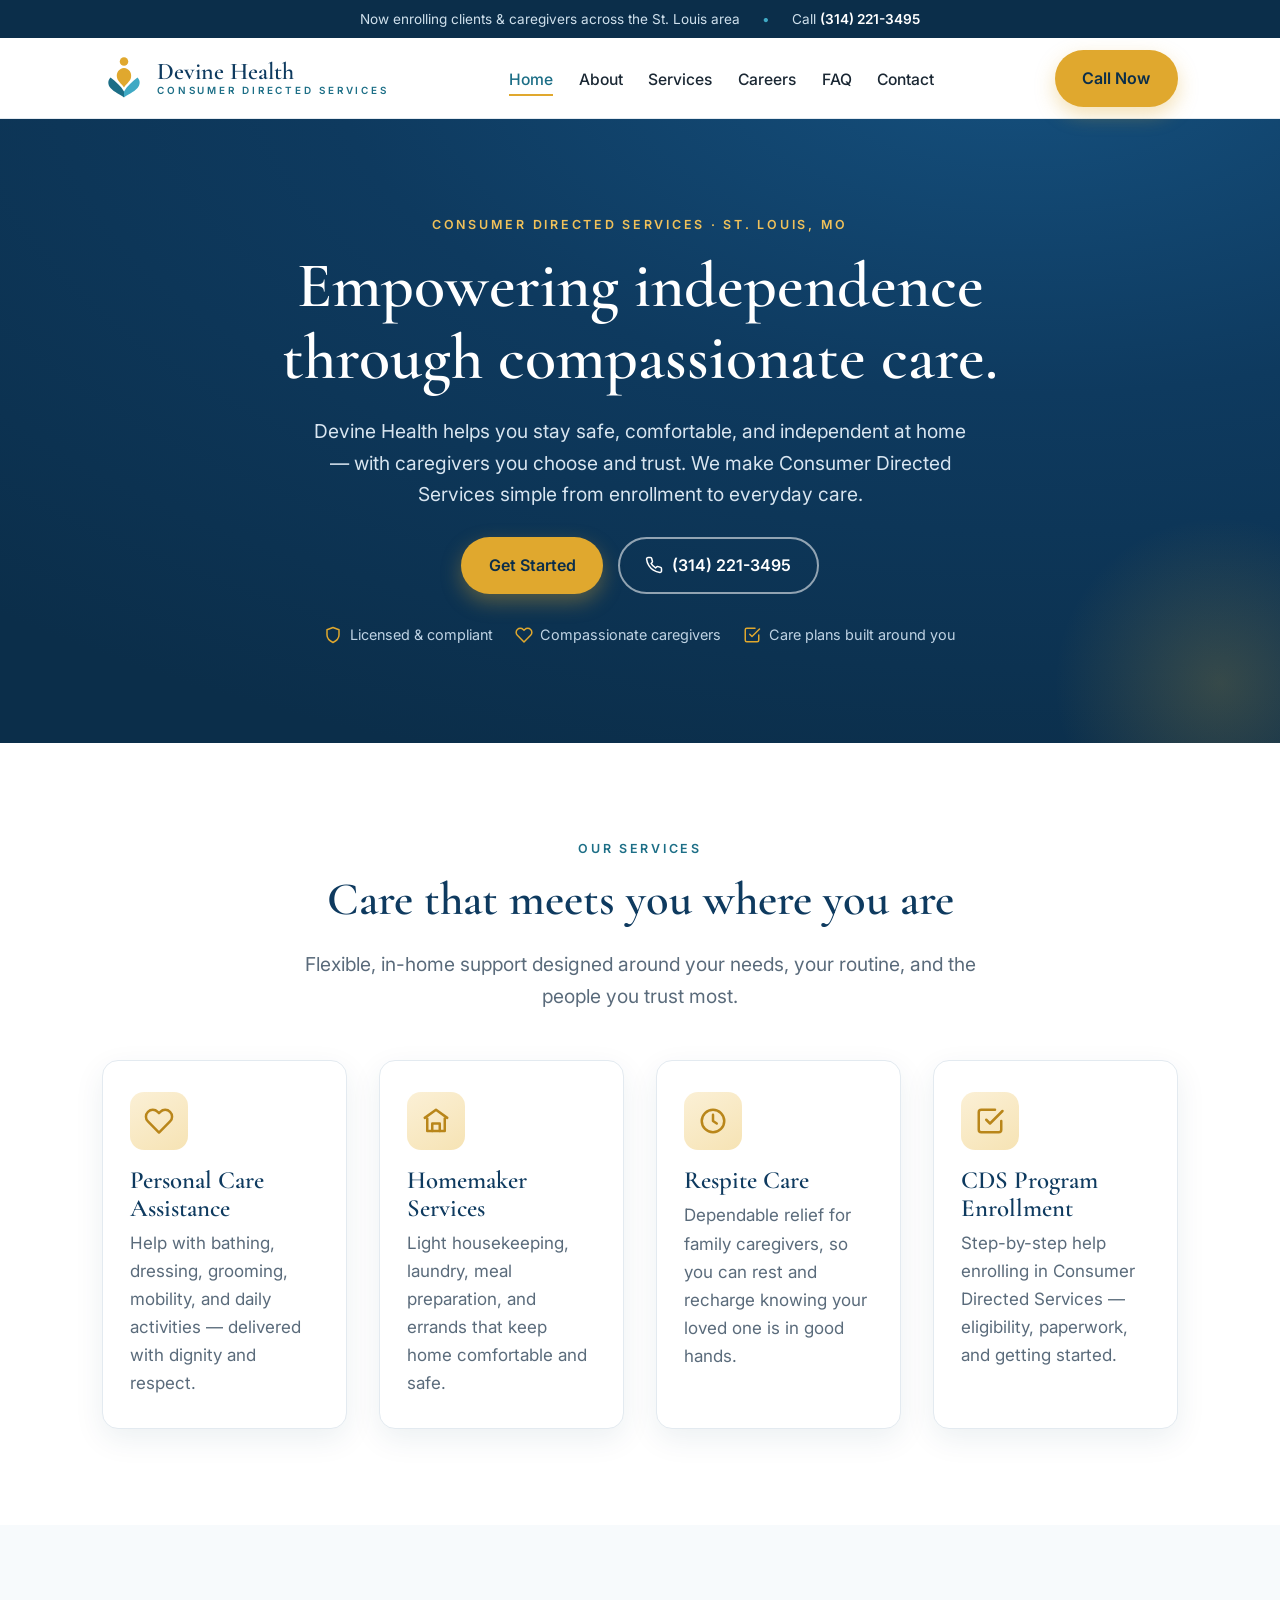
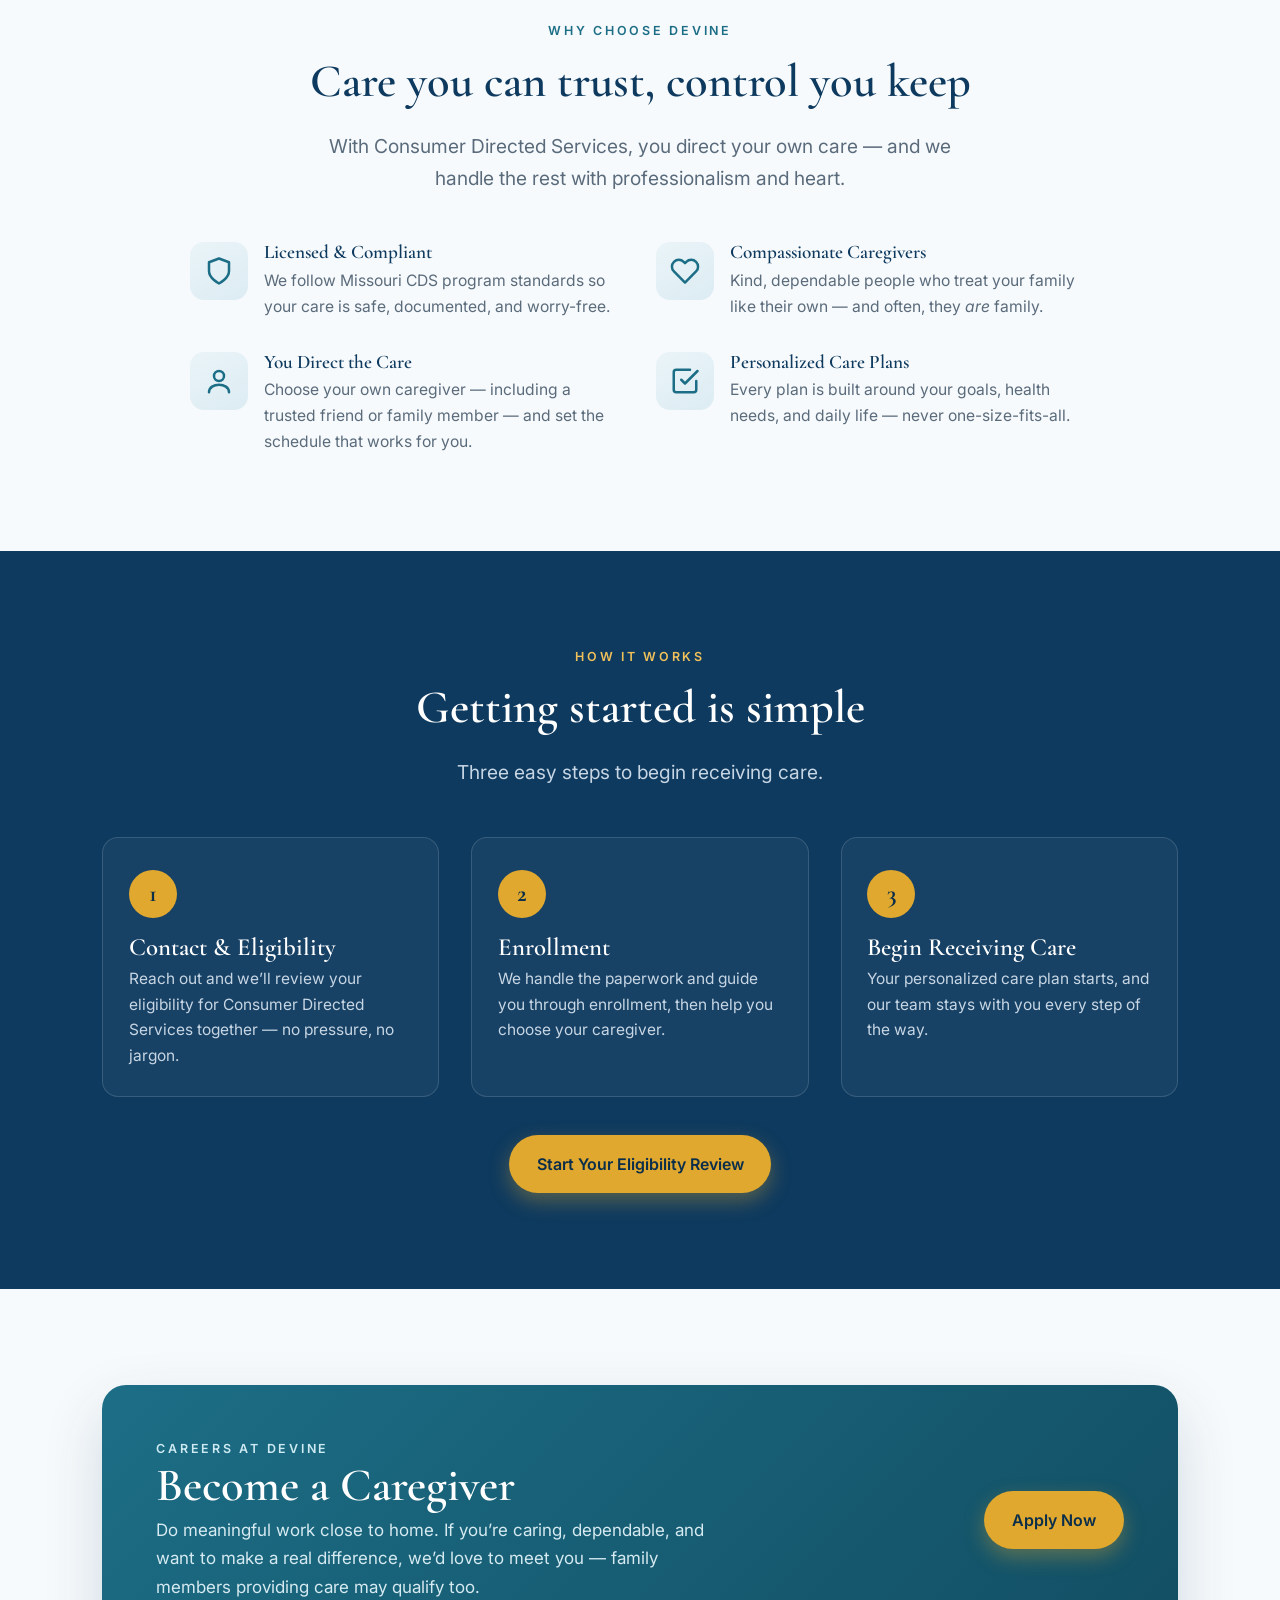
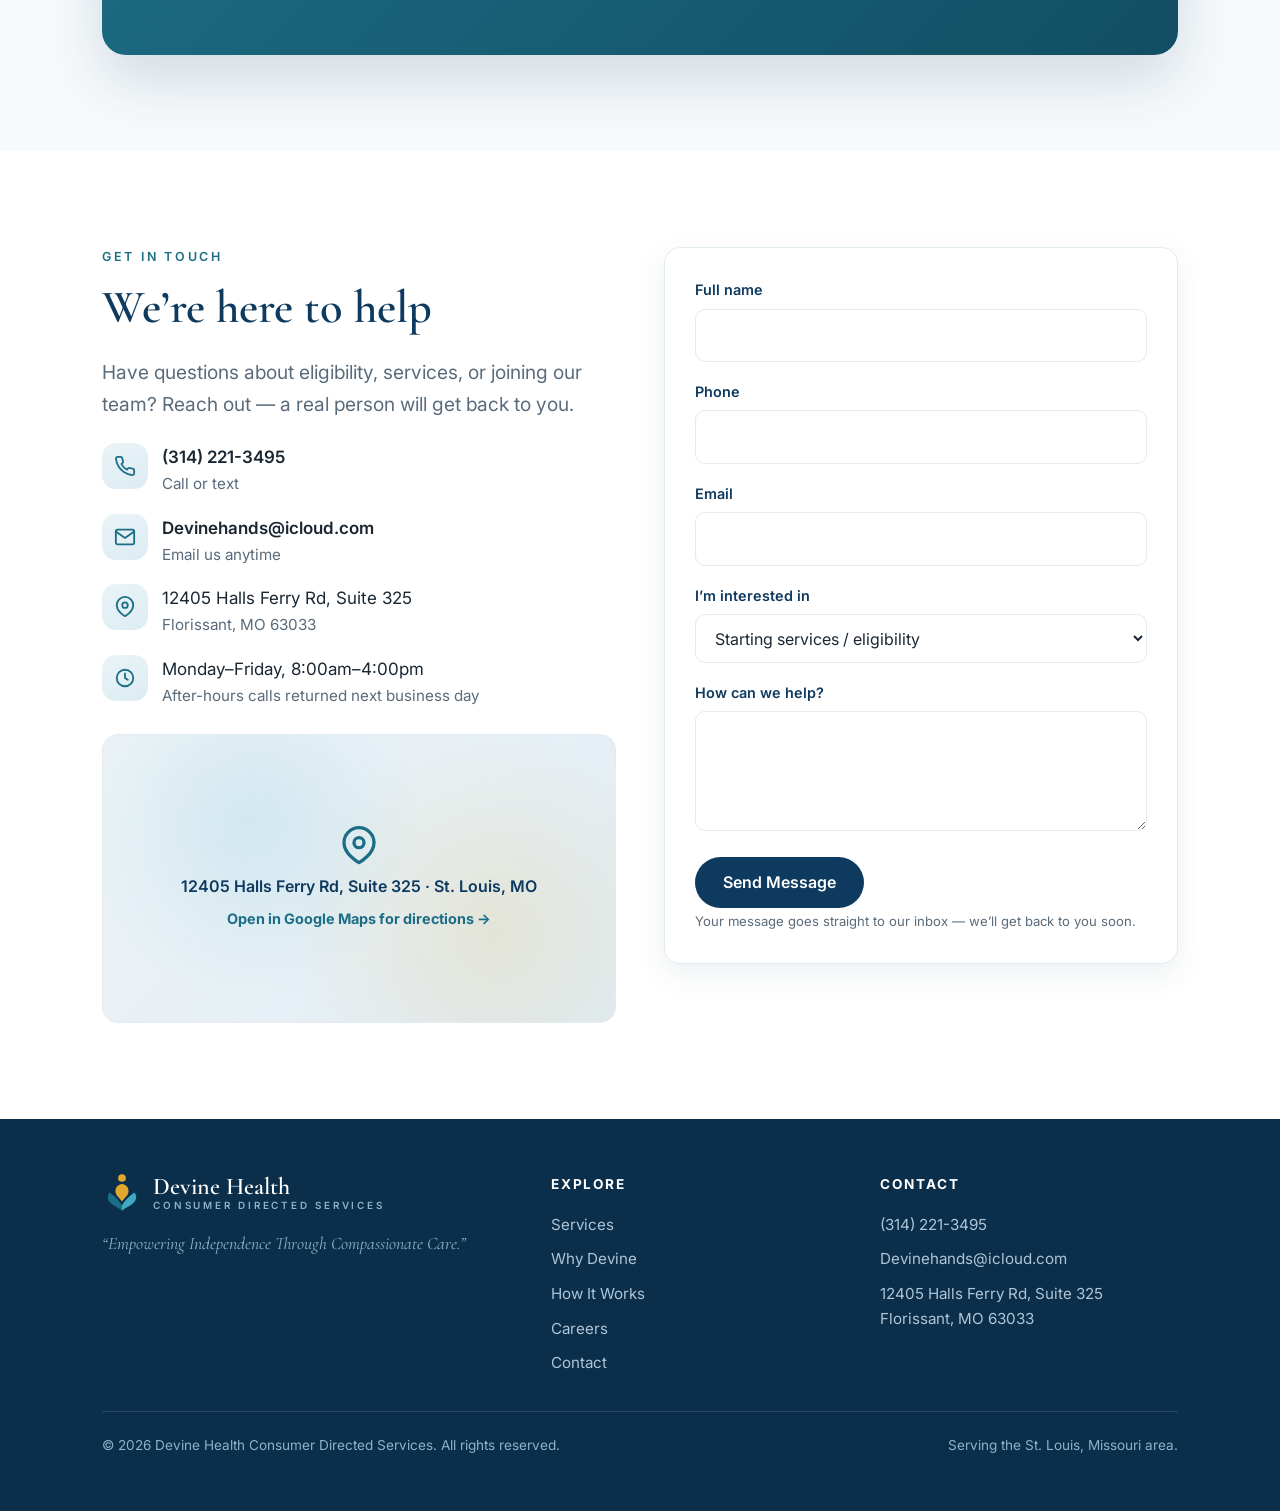
<file: site/index.html>
<!doctype html>
<html lang="en">
<head>
  <meta charset="utf-8">
  <meta name="viewport" content="width=device-width, initial-scale=1">
  <title>Devine Health | Consumer Directed Services in St. Louis</title>
  <meta name="description" content="Devine Health Consumer Directed Services provides personal care assistance, homemaker services, and respite care in the St. Louis area. Empowering independence through compassionate care.">
  <meta name="theme-color" content="#0E3A5F">

  <!-- Open Graph / social -->
  <meta property="og:title" content="Devine Health — Consumer Directed Services">
  <meta property="og:description" content="Empowering Independence Through Compassionate Care.">
  <meta property="og:type" content="website">
  <meta property="og:image" content="assets/og-image.png">

  <link rel="icon" href="assets/favicon.svg" type="image/svg+xml">
  <link rel="apple-touch-icon" href="assets/apple-touch-icon.png">

  <link rel="preconnect" href="https://fonts.googleapis.com">
  <link rel="preconnect" href="https://fonts.gstatic.com" crossorigin>
  <link href="https://fonts.googleapis.com/css2?family=Cormorant+Garamond:wght@500;600;700&family=Inter:wght@400;500;600;700&display=swap" rel="stylesheet">
  <link rel="stylesheet" href="styles.css">
</head>
<body>
<a class="skip" href="#main">Skip to content</a>

<!-- Reusable mark defined once -->
<svg width="0" height="0" style="position:absolute" aria-hidden="true">
  <defs>
    <g id="devine-mark">
      <path fill="#1C6E86" d="M120 196 C 104 182 82 176 66 158 C 55 145 54 128 66 116 C 86 132 108 150 120 172 Z"/>
      <path fill="#3FA9C4" d="M120 196 C 136 182 158 176 174 158 C 185 145 186 128 174 116 C 154 132 132 150 120 172 Z"/>
      <circle cx="120" cy="52" r="17" fill="#E0A82E"/>
      <path fill="#E0A82E" d="M120 78 C 100 80 88 96 92 116 C 95 132 110 140 120 156 C 130 140 145 132 148 116 C 152 96 140 80 120 78 Z"/>
    </g>
  </defs>
</svg>

<!-- Announcement bar -->
<div class="topbar">
  <div class="container">
    <span>Now enrolling clients &amp; caregivers across the St.&nbsp;Louis area</span>
    <span class="dot">•</span>
    <span>Call <a href="tel:+13142213495">(314)&nbsp;221-3495</a></span>
  </div>
</div>

<!-- Header -->
<header class="header">
  <div class="container nav">
    <a class="brand" href="#top" aria-label="Devine Health home">
      <svg viewBox="48 30 144 176" aria-hidden="true"><use href="#devine-mark"/></svg>
      <span class="brand-text">
        <span class="brand-name">Devine Health</span>
        <span class="brand-sub">Consumer Directed Services</span>
      </span>
    </a>
    <nav aria-label="Primary">
      <ul class="nav-links" id="navLinks">
        <li><a href="index.html" aria-current="page">Home</a></li>
        <li><a href="about.html">About</a></li>
        <li><a href="services.html">Services</a></li>
        <li><a href="careers.html">Careers</a></li>
        <li><a href="faq.html">FAQ</a></li>
        <li><a href="contact.html">Contact</a></li>
      </ul>
    </nav>
    <div class="nav-cta">
      <a class="btn btn--gold" href="tel:+13142213495" aria-label="Call Devine Health">Call Now</a>
      <button class="nav-toggle" id="navToggle" aria-label="Open menu" aria-expanded="false" aria-controls="navLinks">
        <svg viewBox="0 0 24 24" fill="none" stroke="currentColor" stroke-width="2" stroke-linecap="round"><path d="M4 7h16M4 12h16M4 17h16"/></svg>
      </button>
    </div>
  </div>
</header>

<main id="main">
<a id="top"></a>

<!-- Hero -->
<section class="hero">
  <div class="container">
    <div class="hero-copy">
      <p class="eyebrow">Consumer Directed Services · St. Louis, MO</p>
      <h1>Empowering independence through compassionate care.</h1>
      <p class="lead">Devine Health helps you stay safe, comfortable, and independent at home &mdash; with caregivers you choose and trust. We make Consumer Directed Services simple from enrollment to everyday care.</p>
      <div class="hero-cta btn-row">
        <a class="btn btn--gold" href="#contact">Get Started</a>
        <a class="btn btn--outline" href="tel:+13142213495">
          <svg viewBox="0 0 24 24" width="18" height="18" fill="none" stroke="currentColor" stroke-width="2" stroke-linecap="round" stroke-linejoin="round" aria-hidden="true"><path d="M22 16.92v3a2 2 0 0 1-2.18 2 19.79 19.79 0 0 1-8.63-3.07 19.5 19.5 0 0 1-6-6 19.79 19.79 0 0 1-3.07-8.67A2 2 0 0 1 4.11 2h3a2 2 0 0 1 2 1.72c.13.96.36 1.9.7 2.81a2 2 0 0 1-.45 2.11L8.09 9.91a16 16 0 0 0 6 6l1.27-1.27a2 2 0 0 1 2.11-.45c.9.34 1.85.57 2.81.7A2 2 0 0 1 22 16.92z"/></svg>
          (314) 221-3495
        </a>
      </div>
      <div class="hero-trust">
        <span><svg viewBox="0 0 24 24" fill="none" stroke="currentColor" stroke-width="2" stroke-linecap="round" stroke-linejoin="round" aria-hidden="true"><path d="M12 22s8-4 8-10V5l-8-3-8 3v7c0 6 8 10 8 10z"/></svg> Licensed &amp; compliant</span>
        <span><svg viewBox="0 0 24 24" fill="none" stroke="currentColor" stroke-width="2" stroke-linecap="round" stroke-linejoin="round" aria-hidden="true"><path d="M20.84 4.61a5.5 5.5 0 0 0-7.78 0L12 5.67l-1.06-1.06a5.5 5.5 0 1 0-7.78 7.78L12 21.23l8.84-8.84a5.5 5.5 0 0 0 0-7.78z"/></svg> Compassionate caregivers</span>
        <span><svg viewBox="0 0 24 24" fill="none" stroke="currentColor" stroke-width="2" stroke-linecap="round" stroke-linejoin="round" aria-hidden="true"><path d="M9 11l3 3L22 4"/><path d="M21 12v7a2 2 0 0 1-2 2H5a2 2 0 0 1-2-2V5a2 2 0 0 1 2-2h11"/></svg> Care plans built around you</span>
      </div>
    </div>
  </div>
</section>

<!-- Services -->
<section class="section" id="services">
  <div class="container">
    <div class="section-head center">
      <p class="eyebrow">Our Services</p>
      <h2>Care that meets you where you are</h2>
      <p class="lead">Flexible, in-home support designed around your needs, your routine, and the people you trust most.</p>
    </div>
    <div class="grid grid-4" style="margin-top:clamp(2rem,4vw,3rem)">
      <article class="card card--service">
        <div class="icon-badge" aria-hidden="true"><svg viewBox="0 0 24 24" fill="none" stroke="currentColor" stroke-width="2" stroke-linecap="round" stroke-linejoin="round"><path d="M20.84 4.61a5.5 5.5 0 0 0-7.78 0L12 5.67l-1.06-1.06a5.5 5.5 0 1 0-7.78 7.78L12 21.23l8.84-8.84a5.5 5.5 0 0 0 0-7.78z"/></svg></div>
        <h3>Personal Care Assistance</h3>
        <p>Help with bathing, dressing, grooming, mobility, and daily activities &mdash; delivered with dignity and respect.</p>
      </article>
      <article class="card card--service">
        <div class="icon-badge" aria-hidden="true"><svg viewBox="0 0 24 24" fill="none" stroke="currentColor" stroke-width="2" stroke-linecap="round" stroke-linejoin="round"><path d="M3 9.5 12 3l9 6.5"/><path d="M5 10v10h14V10"/><path d="M9 20v-6h6v6"/></svg></div>
        <h3>Homemaker Services</h3>
        <p>Light housekeeping, laundry, meal preparation, and errands that keep home comfortable and safe.</p>
      </article>
      <article class="card card--service">
        <div class="icon-badge" aria-hidden="true"><svg viewBox="0 0 24 24" fill="none" stroke="currentColor" stroke-width="2" stroke-linecap="round" stroke-linejoin="round"><circle cx="12" cy="12" r="9"/><path d="M12 7v5l3 2"/></svg></div>
        <h3>Respite Care</h3>
        <p>Dependable relief for family caregivers, so you can rest and recharge knowing your loved one is in good hands.</p>
      </article>
      <article class="card card--service">
        <div class="icon-badge" aria-hidden="true"><svg viewBox="0 0 24 24" fill="none" stroke="currentColor" stroke-width="2" stroke-linecap="round" stroke-linejoin="round"><path d="M9 11l3 3L22 4"/><path d="M21 12v7a2 2 0 0 1-2 2H5a2 2 0 0 1-2-2V5a2 2 0 0 1 2-2h11"/></svg></div>
        <h3>CDS Program Enrollment</h3>
        <p>Step-by-step help enrolling in Consumer Directed Services &mdash; eligibility, paperwork, and getting started.</p>
      </article>
    </div>
  </div>
</section>

<!-- Why choose -->
<section class="section section--cream" id="why">
  <div class="container">
    <div class="section-head center">
      <p class="eyebrow">Why Choose Devine</p>
      <h2>Care you can trust, control you keep</h2>
      <p class="lead">With Consumer Directed Services, you direct your own care &mdash; and we handle the rest with professionalism and heart.</p>
    </div>
    <div class="grid grid-2" style="margin-top:clamp(2rem,4vw,3rem);max-width:900px;margin-inline:auto">
      <div class="feature">
        <div class="icon-badge" aria-hidden="true"><svg viewBox="0 0 24 24" fill="none" stroke="currentColor" stroke-width="2" stroke-linecap="round" stroke-linejoin="round"><path d="M12 22s8-4 8-10V5l-8-3-8 3v7c0 6 8 10 8 10z"/></svg></div>
        <div><h3>Licensed &amp; Compliant</h3><p>We follow Missouri CDS program standards so your care is safe, documented, and worry-free.</p></div>
      </div>
      <div class="feature">
        <div class="icon-badge" aria-hidden="true"><svg viewBox="0 0 24 24" fill="none" stroke="currentColor" stroke-width="2" stroke-linecap="round" stroke-linejoin="round"><path d="M20.84 4.61a5.5 5.5 0 0 0-7.78 0L12 5.67l-1.06-1.06a5.5 5.5 0 1 0-7.78 7.78L12 21.23l8.84-8.84a5.5 5.5 0 0 0 0-7.78z"/></svg></div>
        <div><h3>Compassionate Caregivers</h3><p>Kind, dependable people who treat your family like their own &mdash; and often, they <em>are</em> family.</p></div>
      </div>
      <div class="feature">
        <div class="icon-badge" aria-hidden="true"><svg viewBox="0 0 24 24" fill="none" stroke="currentColor" stroke-width="2" stroke-linecap="round" stroke-linejoin="round"><circle cx="12" cy="8" r="4"/><path d="M4 21c0-4 4-6 8-6s8 2 8 6"/></svg></div>
        <div><h3>You Direct the Care</h3><p>Choose your own caregiver &mdash; including a trusted friend or family member &mdash; and set the schedule that works for you.</p></div>
      </div>
      <div class="feature">
        <div class="icon-badge" aria-hidden="true"><svg viewBox="0 0 24 24" fill="none" stroke="currentColor" stroke-width="2" stroke-linecap="round" stroke-linejoin="round"><path d="M9 11l3 3L22 4"/><path d="M21 12v7a2 2 0 0 1-2 2H5a2 2 0 0 1-2-2V5a2 2 0 0 1 2-2h11"/></svg></div>
        <div><h3>Personalized Care Plans</h3><p>Every plan is built around your goals, health needs, and daily life &mdash; never one-size-fits-all.</p></div>
      </div>
    </div>
  </div>
</section>

<!-- How it works -->
<section class="section section--navy" id="how">
  <div class="container">
    <div class="section-head center">
      <p class="eyebrow" style="color:var(--gold-light)">How It Works</p>
      <h2>Getting started is simple</h2>
      <p class="lead" style="color:#C7D6E4;margin-inline:auto">Three easy steps to begin receiving care.</p>
    </div>
    <div class="steps" style="margin-top:clamp(2rem,4vw,3rem)">
      <div class="step"><div class="num">1</div><h3>Contact &amp; Eligibility</h3><p>Reach out and we&rsquo;ll review your eligibility for Consumer Directed Services together &mdash; no pressure, no jargon.</p></div>
      <div class="step"><div class="num">2</div><h3>Enrollment</h3><p>We handle the paperwork and guide you through enrollment, then help you choose your caregiver.</p></div>
      <div class="step"><div class="num">3</div><h3>Begin Receiving Care</h3><p>Your personalized care plan starts, and our team stays with you every step of the way.</p></div>
    </div>
    <div class="center" style="margin-top:2.4rem">
      <a class="btn btn--gold" href="#contact">Start Your Eligibility Review</a>
    </div>
  </div>
</section>

<!-- Careers / Employment -->
<section class="section section--cream" id="careers">
  <div class="container">
    <div class="cta-band">
      <div>
        <p class="eyebrow" style="color:#CDEAF2">Careers at Devine</p>
        <h2>Become a Caregiver</h2>
        <p>Do meaningful work close to home. If you&rsquo;re caring, dependable, and want to make a real difference, we&rsquo;d love to meet you &mdash; family members providing care may qualify too.</p>
      </div>
      <div class="btn-row">
        <a class="btn btn--gold" href="careers.html">Apply Now</a>
      </div>
    </div>
  </div>
</section>

<!-- Contact -->
<section class="section" id="contact">
  <div class="container">
    <div class="contact-grid">
      <div>
        <p class="eyebrow">Get in Touch</p>
        <h2>We&rsquo;re here to help</h2>
        <p class="lead">Have questions about eligibility, services, or joining our team? Reach out &mdash; a real person will get back to you.</p>
        <ul class="info-list">
          <li>
            <div class="icon-badge" aria-hidden="true"><svg viewBox="0 0 24 24" fill="none" stroke="currentColor" stroke-width="2" stroke-linecap="round" stroke-linejoin="round"><path d="M22 16.92v3a2 2 0 0 1-2.18 2 19.79 19.79 0 0 1-8.63-3.07 19.5 19.5 0 0 1-6-6 19.79 19.79 0 0 1-3.07-8.67A2 2 0 0 1 4.11 2h3a2 2 0 0 1 2 1.72c.13.96.36 1.9.7 2.81a2 2 0 0 1-.45 2.11L8.09 9.91a16 16 0 0 0 6 6l1.27-1.27a2 2 0 0 1 2.11-.45c.9.34 1.85.57 2.81.7A2 2 0 0 1 22 16.92z"/></svg></div>
            <div><a href="tel:+13142213495">(314) 221-3495</a><div class="muted">Call or text</div></div>
          </li>
          <li>
            <div class="icon-badge" aria-hidden="true"><svg viewBox="0 0 24 24" fill="none" stroke="currentColor" stroke-width="2" stroke-linecap="round" stroke-linejoin="round"><rect x="2" y="4" width="20" height="16" rx="2"/><path d="m22 6-10 7L2 6"/></svg></div>
            <div><a href="mailto:Devinehands@icloud.com">Devinehands@icloud.com</a><div class="muted">Email us anytime</div></div>
          </li>
          <li>
            <div class="icon-badge" aria-hidden="true"><svg viewBox="0 0 24 24" fill="none" stroke="currentColor" stroke-width="2" stroke-linecap="round" stroke-linejoin="round"><path d="M21 10c0 7-9 12-9 12s-9-5-9-12a9 9 0 0 1 18 0z"/><circle cx="12" cy="10" r="3"/></svg></div>
            <div>12405 Halls Ferry Rd, Suite 325<div class="muted">Florissant, MO 63033</div></div>
          </li>
          <li>
            <div class="icon-badge" aria-hidden="true"><svg viewBox="0 0 24 24" fill="none" stroke="currentColor" stroke-width="2" stroke-linecap="round" stroke-linejoin="round"><circle cx="12" cy="12" r="9"/><path d="M12 7v5l3 2"/></svg></div>
            <div>Monday&ndash;Friday, 8:00am&ndash;4:00pm<div class="muted">After-hours calls returned next business day</div></div>
          </li>
        </ul>
        <a class="map" href="https://www.google.com/maps/search/?api=1&query=12405+Halls+Ferry+Rd+Suite+325%2C+Florissant%2C+MO+63033" target="_blank" rel="noopener" aria-label="Open Devine Health location in Google Maps for directions">
          <svg viewBox="0 0 24 24" fill="none" stroke="currentColor" stroke-width="2" stroke-linecap="round" stroke-linejoin="round" aria-hidden="true"><path d="M21 10c0 7-9 12-9 12s-9-5-9-12a9 9 0 0 1 18 0z"/><circle cx="12" cy="10" r="3"/></svg>
          <span class="map-addr">12405 Halls Ferry Rd, Suite 325 · St. Louis, MO</span>
          <span class="map-cta">Open in Google Maps for directions →</span>
        </a>
      </div>

      <!-- Contact form → FormSubmit (delivers to Devinehands@icloud.com) -->
      <form class="form" action="https://formsubmit.co/Devinehands@icloud.com" method="POST">
        <input type="hidden" name="_subject" value="New website inquiry — Devine Health">
        <input type="hidden" name="_template" value="table">
        <input type="hidden" name="_next" value="https://devinehealthcds.com/thank-you.html">
        <input type="text" name="_honey" tabindex="-1" autocomplete="off" style="display:none" aria-hidden="true">
        <div class="field">
          <label for="cf-name">Full name</label>
          <input id="cf-name" name="name" type="text" autocomplete="name" required>
        </div>
        <div class="field">
          <label for="cf-phone">Phone</label>
          <input id="cf-phone" name="phone" type="tel" autocomplete="tel" required>
        </div>
        <div class="field">
          <label for="cf-email">Email</label>
          <input id="cf-email" name="email" type="email" autocomplete="email" required>
        </div>
        <div class="field">
          <label for="cf-reason">I&rsquo;m interested in</label>
          <select id="cf-reason" name="reason">
            <option>Starting services / eligibility</option>
            <option>Becoming a caregiver</option>
            <option>Respite care</option>
            <option>General question</option>
          </select>
        </div>
        <div class="field">
          <label for="cf-msg">How can we help?</label>
          <textarea id="cf-msg" name="message"></textarea>
        </div>
        <button class="btn btn--navy" type="submit">Send Message</button>
        <p class="note">Your message goes straight to our inbox &mdash; we&rsquo;ll get back to you soon.</p>

      </form>
    </div>
  </div>
</section>
</main>

<!-- Footer -->
<footer class="footer">
  <div class="container">
    <div class="footer-grid">
      <div>
        <a class="brand" href="#top" aria-label="Devine Health home">
          <svg viewBox="48 30 144 176" aria-hidden="true"><use href="#devine-mark"/></svg>
          <span class="brand-text">
            <span class="brand-name">Devine Health</span>
            <span class="brand-sub">Consumer Directed Services</span>
          </span>
        </a>
        <p class="footer-tag">&ldquo;Empowering Independence Through Compassionate Care.&rdquo;</p>
      </div>
      <div>
        <h4>Explore</h4>
        <ul>
          <li><a href="#services">Services</a></li>
          <li><a href="#why">Why Devine</a></li>
          <li><a href="#how">How It Works</a></li>
          <li><a href="#careers">Careers</a></li>
          <li><a href="#contact">Contact</a></li>
        </ul>
      </div>
      <div>
        <h4>Contact</h4>
        <ul>
          <li><a href="tel:+13142213495">(314) 221-3495</a></li>
          <li><a href="mailto:Devinehands@icloud.com">Devinehands@icloud.com</a></li>
          <li>12405 Halls Ferry Rd, Suite 325<br>Florissant, MO 63033</li>
        </ul>
      </div>
    </div>
    <div class="footer-bottom">
      <span>&copy; <span id="year"></span> Devine Health Consumer Directed Services. All rights reserved.</span>
      <span>Serving the St. Louis, Missouri area.</span>
    </div>
  </div>
</footer>

<script src="main.js" defer></script>
</body>
</html>
</file>
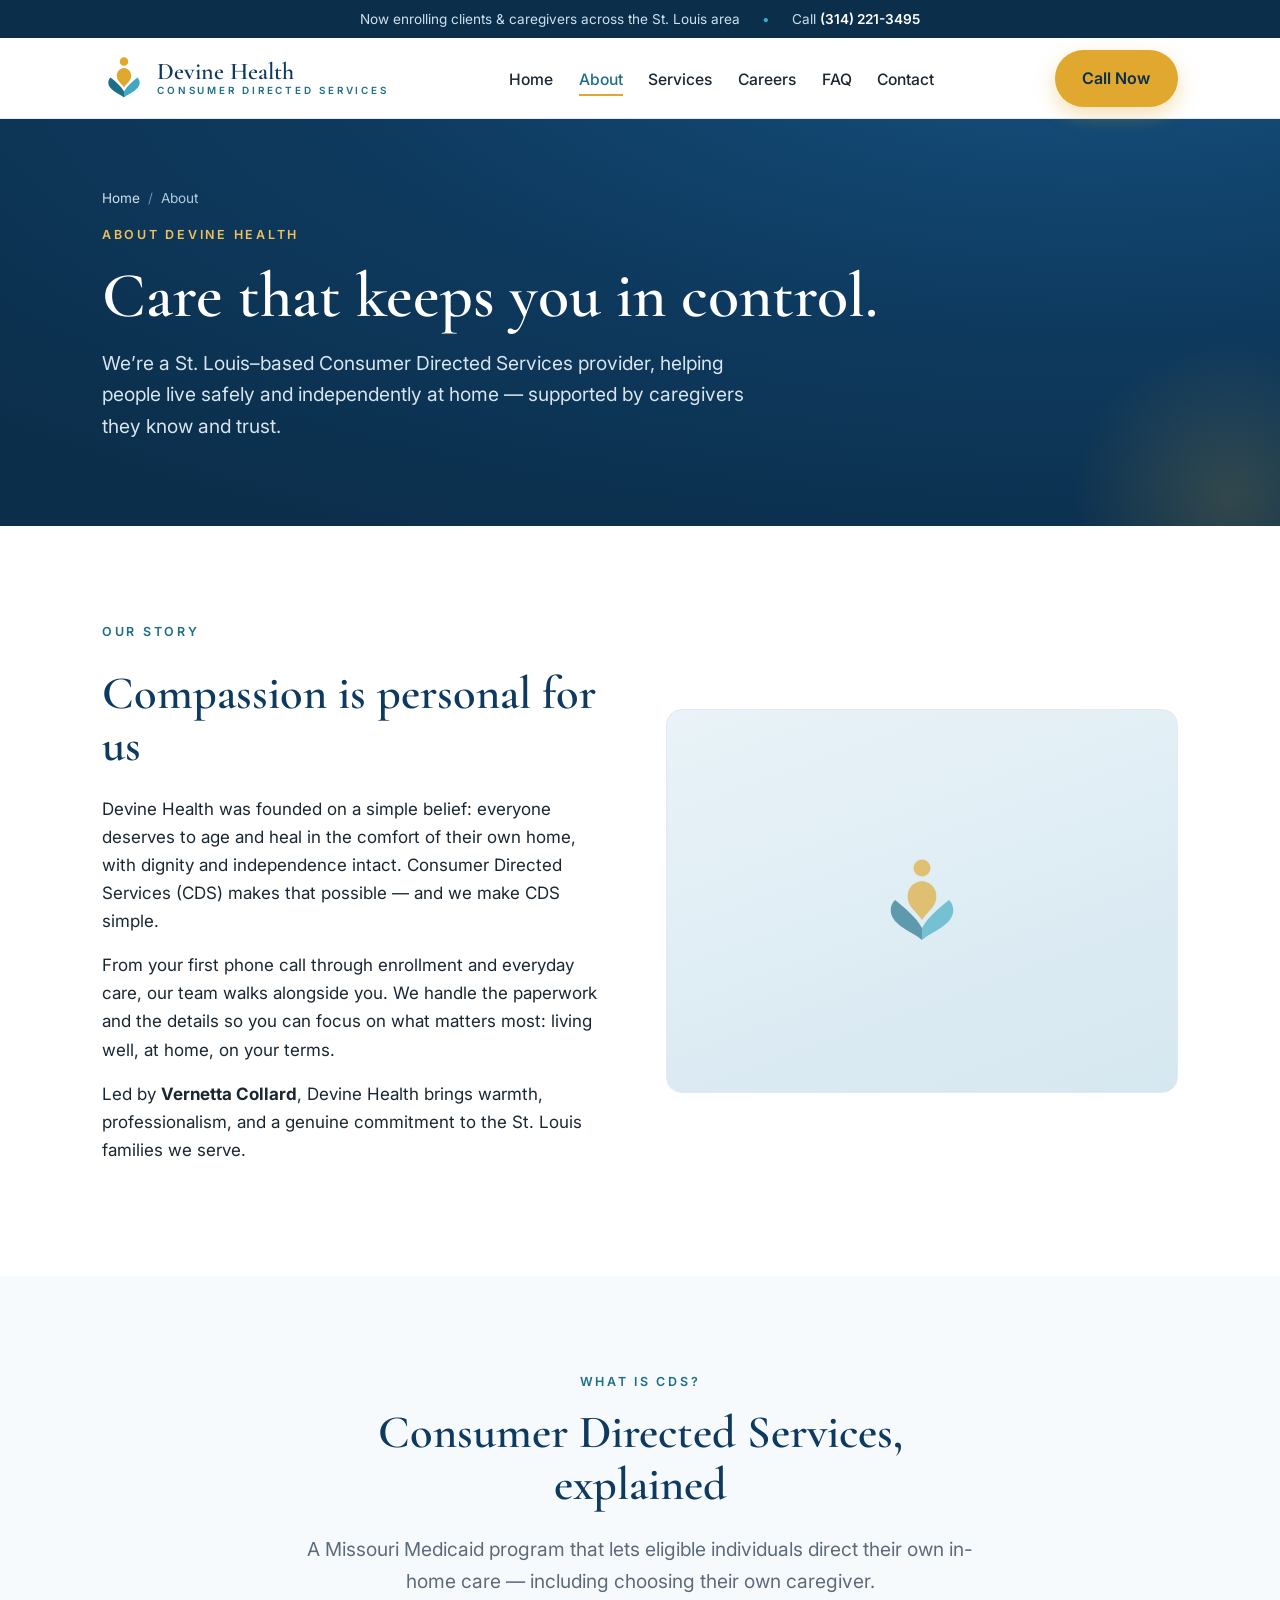
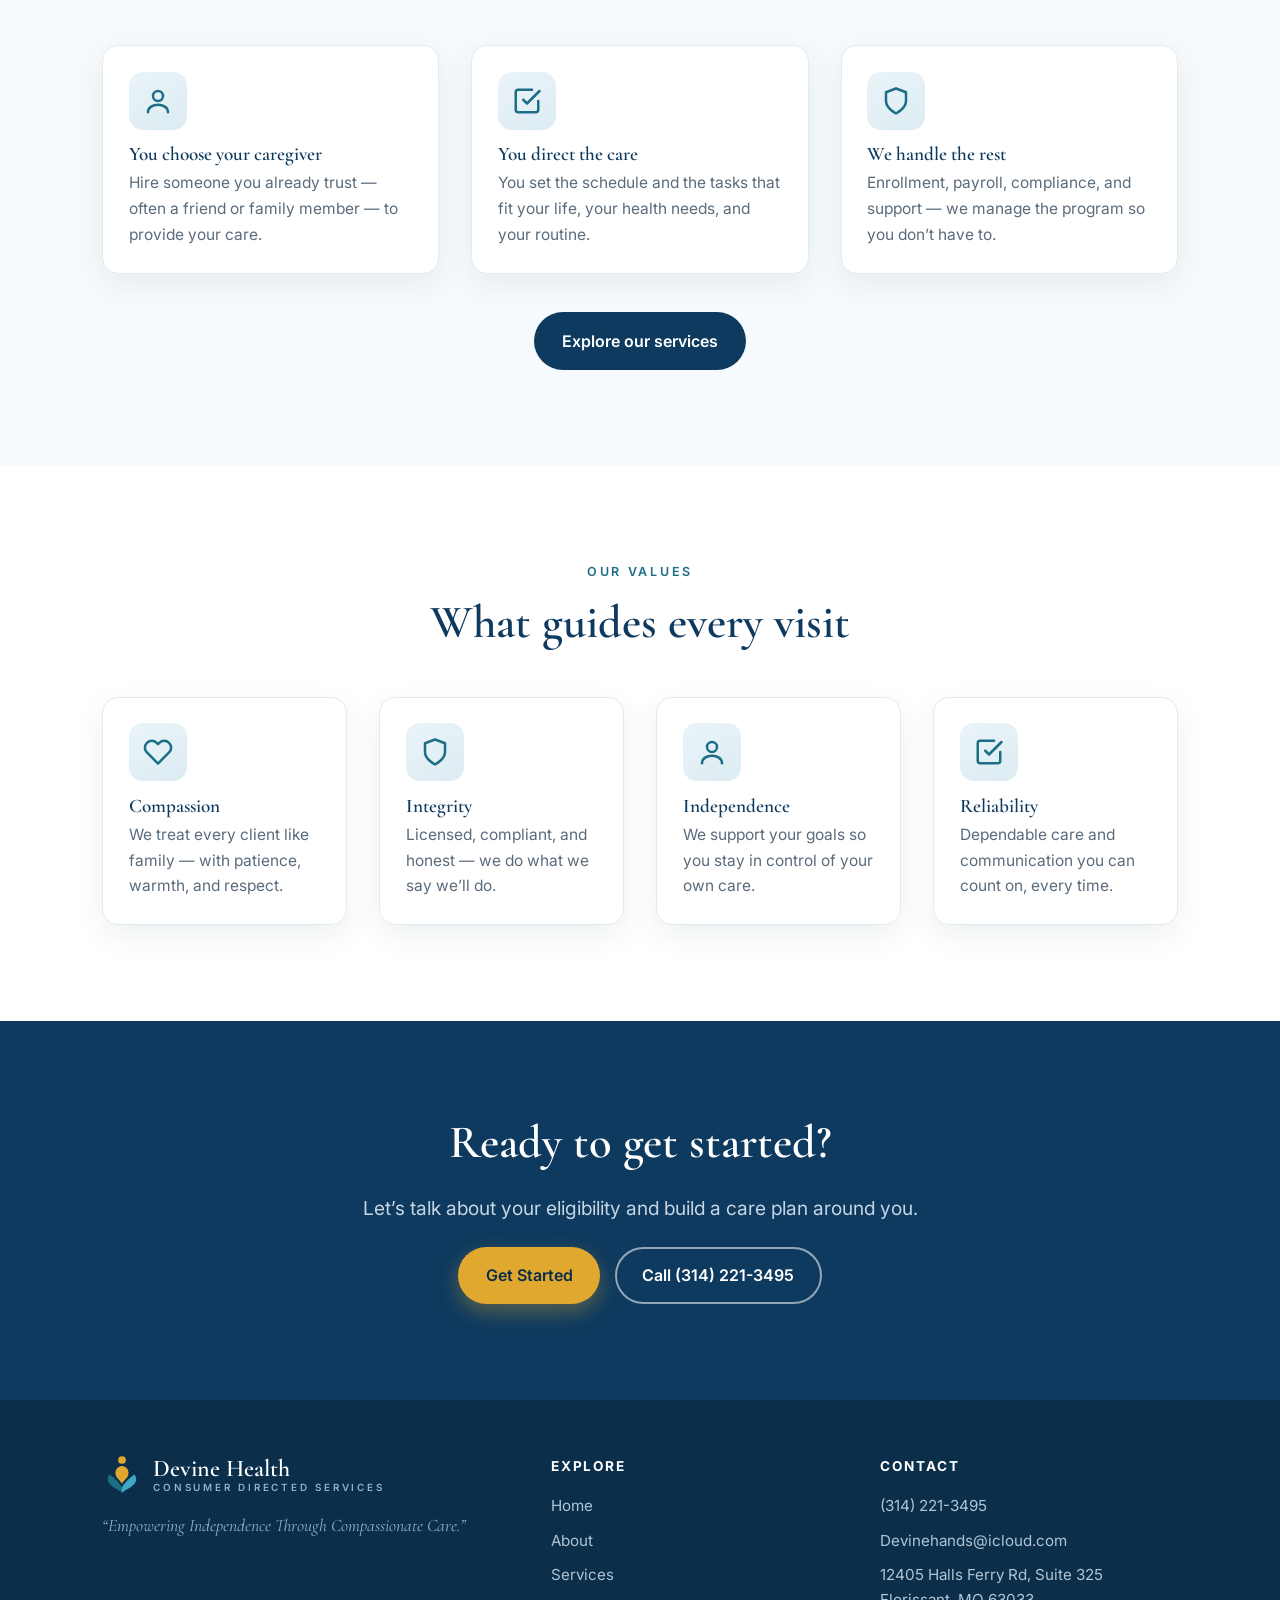
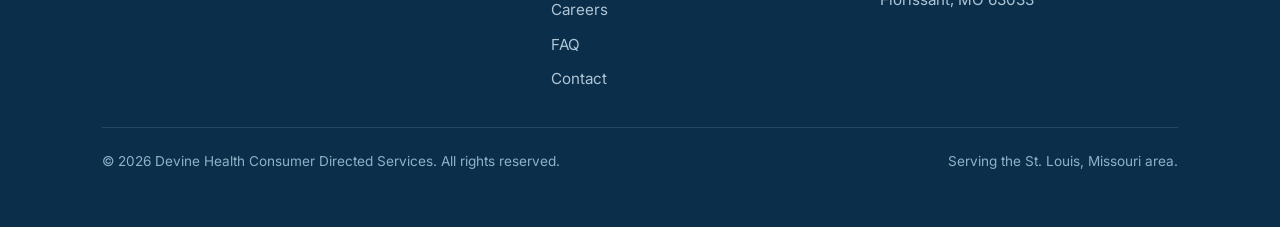
<file: site/about.html>
<!doctype html>
<html lang="en">
<head>
  <meta charset="utf-8">
  <meta name="viewport" content="width=device-width, initial-scale=1">
  <title>About | Devine Health Consumer Directed Services</title>
  <meta name="description" content="Learn about Devine Health Consumer Directed Services — a St. Louis home-care provider helping people stay independent at home through compassionate, client-directed care.">
  <meta name="theme-color" content="#0E3A5F">
  <meta property="og:title" content="About Devine Health">
  <meta property="og:description" content="Empowering Independence Through Compassionate Care.">
  <meta property="og:type" content="website">
  <meta property="og:image" content="assets/og-image.png">
  <link rel="icon" href="assets/favicon.svg" type="image/svg+xml">
  <link rel="apple-touch-icon" href="assets/apple-touch-icon.png">
  <link rel="preconnect" href="https://fonts.googleapis.com">
  <link rel="preconnect" href="https://fonts.gstatic.com" crossorigin>
  <link href="https://fonts.googleapis.com/css2?family=Cormorant+Garamond:wght@500;600;700&family=Inter:wght@400;500;600;700&display=swap" rel="stylesheet">
  <link rel="stylesheet" href="styles.css">
</head>
<body>
<a class="skip" href="#main">Skip to content</a>

<svg width="0" height="0" style="position:absolute" aria-hidden="true"><defs>
  <g id="devine-mark">
    <path fill="#1C6E86" d="M120 196 C 104 182 82 176 66 158 C 55 145 54 128 66 116 C 86 132 108 150 120 172 Z"/>
    <path fill="#3FA9C4" d="M120 196 C 136 182 158 176 174 158 C 185 145 186 128 174 116 C 154 132 132 150 120 172 Z"/>
    <circle cx="120" cy="52" r="17" fill="#E0A82E"/>
    <path fill="#E0A82E" d="M120 78 C 100 80 88 96 92 116 C 95 132 110 140 120 156 C 130 140 145 132 148 116 C 152 96 140 80 120 78 Z"/>
  </g>
</defs></svg>

<div class="topbar"><div class="container">
  <span>Now enrolling clients &amp; caregivers across the St.&nbsp;Louis area</span>
  <span class="dot">•</span>
  <span>Call <a href="tel:+13142213495">(314)&nbsp;221-3495</a></span>
</div></div>

<header class="header"><div class="container nav">
  <a class="brand" href="index.html" aria-label="Devine Health home">
    <svg viewBox="48 30 144 176" aria-hidden="true"><use href="#devine-mark"/></svg>
    <span class="brand-text"><span class="brand-name">Devine Health</span>
      <span class="brand-sub">Consumer Directed Services</span></span>
  </a>
  <nav aria-label="Primary"><ul class="nav-links" id="navLinks">
    <li><a href="index.html">Home</a></li>
    <li><a href="about.html" aria-current="page">About</a></li>
    <li><a href="services.html">Services</a></li>
    <li><a href="careers.html">Careers</a></li>
    <li><a href="faq.html">FAQ</a></li>
    <li><a href="contact.html">Contact</a></li>
  </ul></nav>
  <div class="nav-cta">
    <a class="btn btn--gold" href="tel:+13142213495" aria-label="Call Devine Health">Call Now</a>
    <button class="nav-toggle" id="navToggle" aria-label="Open menu" aria-expanded="false" aria-controls="navLinks">
      <svg viewBox="0 0 24 24" fill="none" stroke="currentColor" stroke-width="2" stroke-linecap="round"><path d="M4 7h16M4 12h16M4 17h16"/></svg>
    </button>
  </div>
</div></header>

<main id="main">
  <section class="page-hero"><div class="container">
    <p class="breadcrumb"><a href="index.html">Home</a><span>/</span>About</p>
    <p class="eyebrow">About Devine Health</p>
    <h1>Care that keeps you in control.</h1>
    <p class="lead">We&rsquo;re a St. Louis&ndash;based Consumer Directed Services provider, helping people live safely and independently at home &mdash; supported by caregivers they know and trust.</p>
  </div></section>

  <section class="section"><div class="container">
    <div class="split">
      <div class="prose">
        <p class="eyebrow">Our Story</p>
        <h2>Compassion is personal for us</h2>
        <p>Devine Health was founded on a simple belief: everyone deserves to age and heal in the comfort of their own home, with dignity and independence intact. Consumer Directed Services (CDS) makes that possible &mdash; and we make CDS simple.</p>
        <p>From your first phone call through enrollment and everyday care, our team walks alongside you. We handle the paperwork and the details so you can focus on what matters most: living well, at home, on your terms.</p>
        <p>Led by <strong>Vernetta Collard</strong>, Devine Health brings warmth, professionalism, and a genuine commitment to the St. Louis families we serve.</p>
      </div>
      <div class="split-media">
        <svg viewBox="48 30 144 176" aria-hidden="true"><use href="#devine-mark"/></svg>
        
      </div>
    </div>
  </div></section>

  <section class="section section--cream"><div class="container">
    <div class="section-head center">
      <p class="eyebrow">What Is CDS?</p>
      <h2>Consumer Directed Services, explained</h2>
      <p class="lead">A Missouri Medicaid program that lets eligible individuals direct their own in-home care &mdash; including choosing their own caregiver.</p>
    </div>
    <div class="grid grid-3" style="margin-top:clamp(2rem,4vw,3rem)">
      <div class="value"><div class="icon-badge" aria-hidden="true"><svg viewBox="0 0 24 24" fill="none" stroke="currentColor" stroke-width="2" stroke-linecap="round" stroke-linejoin="round"><circle cx="12" cy="8" r="4"/><path d="M4 21c0-4 4-6 8-6s8 2 8 6"/></svg></div>
        <h3>You choose your caregiver</h3><p>Hire someone you already trust &mdash; often a friend or family member &mdash; to provide your care.</p></div>
      <div class="value"><div class="icon-badge" aria-hidden="true"><svg viewBox="0 0 24 24" fill="none" stroke="currentColor" stroke-width="2" stroke-linecap="round" stroke-linejoin="round"><path d="M9 11l3 3L22 4"/><path d="M21 12v7a2 2 0 0 1-2 2H5a2 2 0 0 1-2-2V5a2 2 0 0 1 2-2h11"/></svg></div>
        <h3>You direct the care</h3><p>You set the schedule and the tasks that fit your life, your health needs, and your routine.</p></div>
      <div class="value"><div class="icon-badge" aria-hidden="true"><svg viewBox="0 0 24 24" fill="none" stroke="currentColor" stroke-width="2" stroke-linecap="round" stroke-linejoin="round"><path d="M12 22s8-4 8-10V5l-8-3-8 3v7c0 6 8 10 8 10z"/></svg></div>
        <h3>We handle the rest</h3><p>Enrollment, payroll, compliance, and support &mdash; we manage the program so you don&rsquo;t have to.</p></div>
    </div>
    <div class="center" style="margin-top:2.4rem"><a class="btn btn--navy" href="services.html">Explore our services</a></div>
  </div></section>

  <section class="section"><div class="container">
    <div class="section-head center">
      <p class="eyebrow">Our Values</p>
      <h2>What guides every visit</h2>
    </div>
    <div class="grid grid-4" style="margin-top:clamp(2rem,4vw,3rem)">
      <div class="value"><div class="icon-badge" aria-hidden="true"><svg viewBox="0 0 24 24" fill="none" stroke="currentColor" stroke-width="2" stroke-linecap="round" stroke-linejoin="round"><path d="M20.84 4.61a5.5 5.5 0 0 0-7.78 0L12 5.67l-1.06-1.06a5.5 5.5 0 1 0-7.78 7.78L12 21.23l8.84-8.84a5.5 5.5 0 0 0 0-7.78z"/></svg></div><h3>Compassion</h3><p>We treat every client like family &mdash; with patience, warmth, and respect.</p></div>
      <div class="value"><div class="icon-badge" aria-hidden="true"><svg viewBox="0 0 24 24" fill="none" stroke="currentColor" stroke-width="2" stroke-linecap="round" stroke-linejoin="round"><path d="M12 22s8-4 8-10V5l-8-3-8 3v7c0 6 8 10 8 10z"/></svg></div><h3>Integrity</h3><p>Licensed, compliant, and honest &mdash; we do what we say we&rsquo;ll do.</p></div>
      <div class="value"><div class="icon-badge" aria-hidden="true"><svg viewBox="0 0 24 24" fill="none" stroke="currentColor" stroke-width="2" stroke-linecap="round" stroke-linejoin="round"><circle cx="12" cy="8" r="4"/><path d="M4 21c0-4 4-6 8-6s8 2 8 6"/></svg></div><h3>Independence</h3><p>We support your goals so you stay in control of your own care.</p></div>
      <div class="value"><div class="icon-badge" aria-hidden="true"><svg viewBox="0 0 24 24" fill="none" stroke="currentColor" stroke-width="2" stroke-linecap="round" stroke-linejoin="round"><path d="M9 11l3 3L22 4"/><path d="M21 12v7a2 2 0 0 1-2 2H5a2 2 0 0 1-2-2V5a2 2 0 0 1 2-2h11"/></svg></div><h3>Reliability</h3><p>Dependable care and communication you can count on, every time.</p></div>
    </div>
  </div></section>

  <section class="section section--navy"><div class="container center">
    <h2>Ready to get started?</h2>
    <p class="lead" style="color:#C7D6E4;margin-inline:auto">Let&rsquo;s talk about your eligibility and build a care plan around you.</p>
    <div class="btn-row" style="justify-content:center;margin-top:1.4rem">
      <a class="btn btn--gold" href="contact.html">Get Started</a>
      <a class="btn btn--outline" href="tel:+13142213495">Call (314) 221-3495</a>
    </div>
  </div></section>
</main>

<footer class="footer"><div class="container">
  <div class="footer-grid">
    <div>
      <a class="brand" href="index.html" aria-label="Devine Health home">
        <svg viewBox="48 30 144 176" aria-hidden="true"><use href="#devine-mark"/></svg>
        <span class="brand-text"><span class="brand-name">Devine Health</span>
          <span class="brand-sub">Consumer Directed Services</span></span>
      </a>
      <p class="footer-tag">&ldquo;Empowering Independence Through Compassionate Care.&rdquo;</p>
    </div>
    <div><h4>Explore</h4><ul>
      <li><a href="index.html">Home</a></li>
      <li><a href="about.html">About</a></li>
      <li><a href="services.html">Services</a></li>
      <li><a href="careers.html">Careers</a></li>
      <li><a href="faq.html">FAQ</a></li>
      <li><a href="contact.html">Contact</a></li>
    </ul></div>
    <div><h4>Contact</h4><ul>
      <li><a href="tel:+13142213495">(314) 221-3495</a></li>
      <li><a href="mailto:Devinehands@icloud.com">Devinehands@icloud.com</a></li>
      <li>12405 Halls Ferry Rd, Suite 325<br>Florissant, MO 63033</li>
    </ul></div>
  </div>
  <div class="footer-bottom">
    <span>&copy; <span id="year"></span> Devine Health Consumer Directed Services. All rights reserved.</span>
    <span>Serving the St. Louis, Missouri area.</span>
  </div>
</div></footer>
<script src="main.js" defer></script>
</body>
</html>
</file>
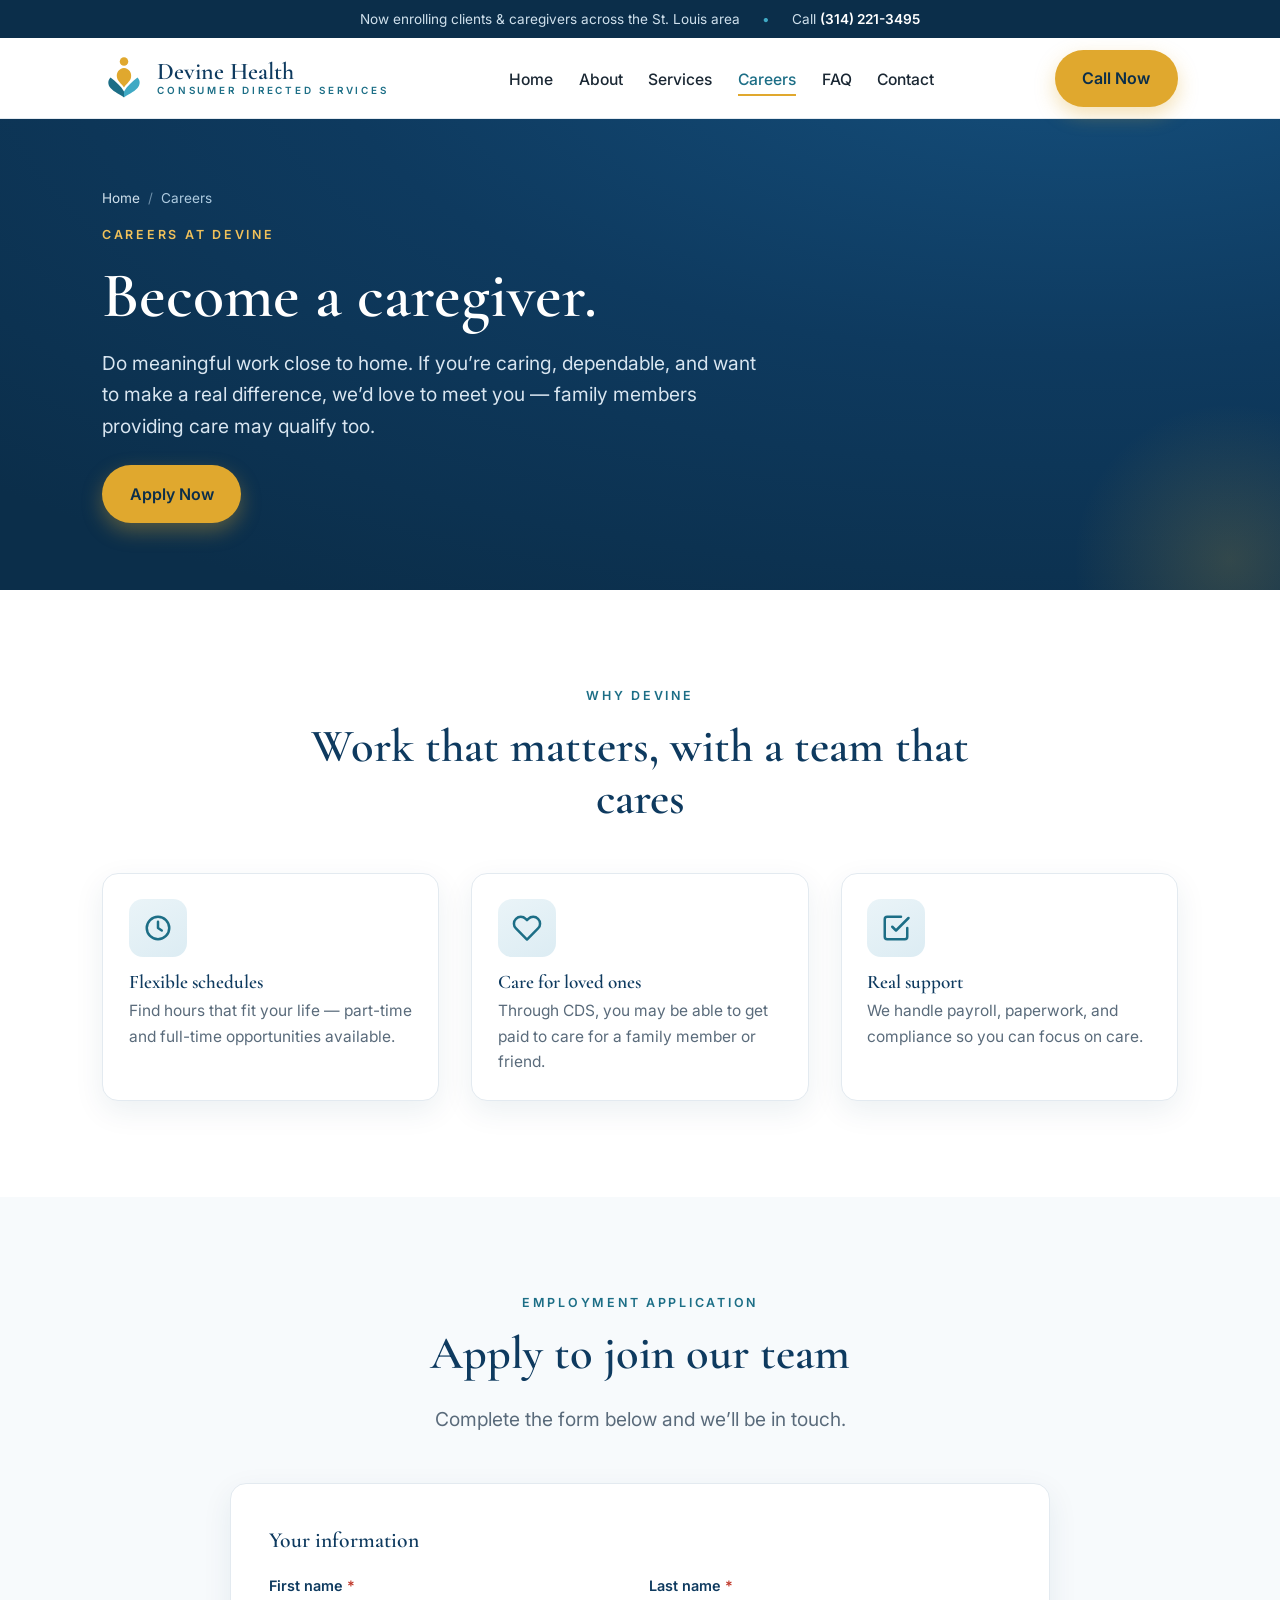
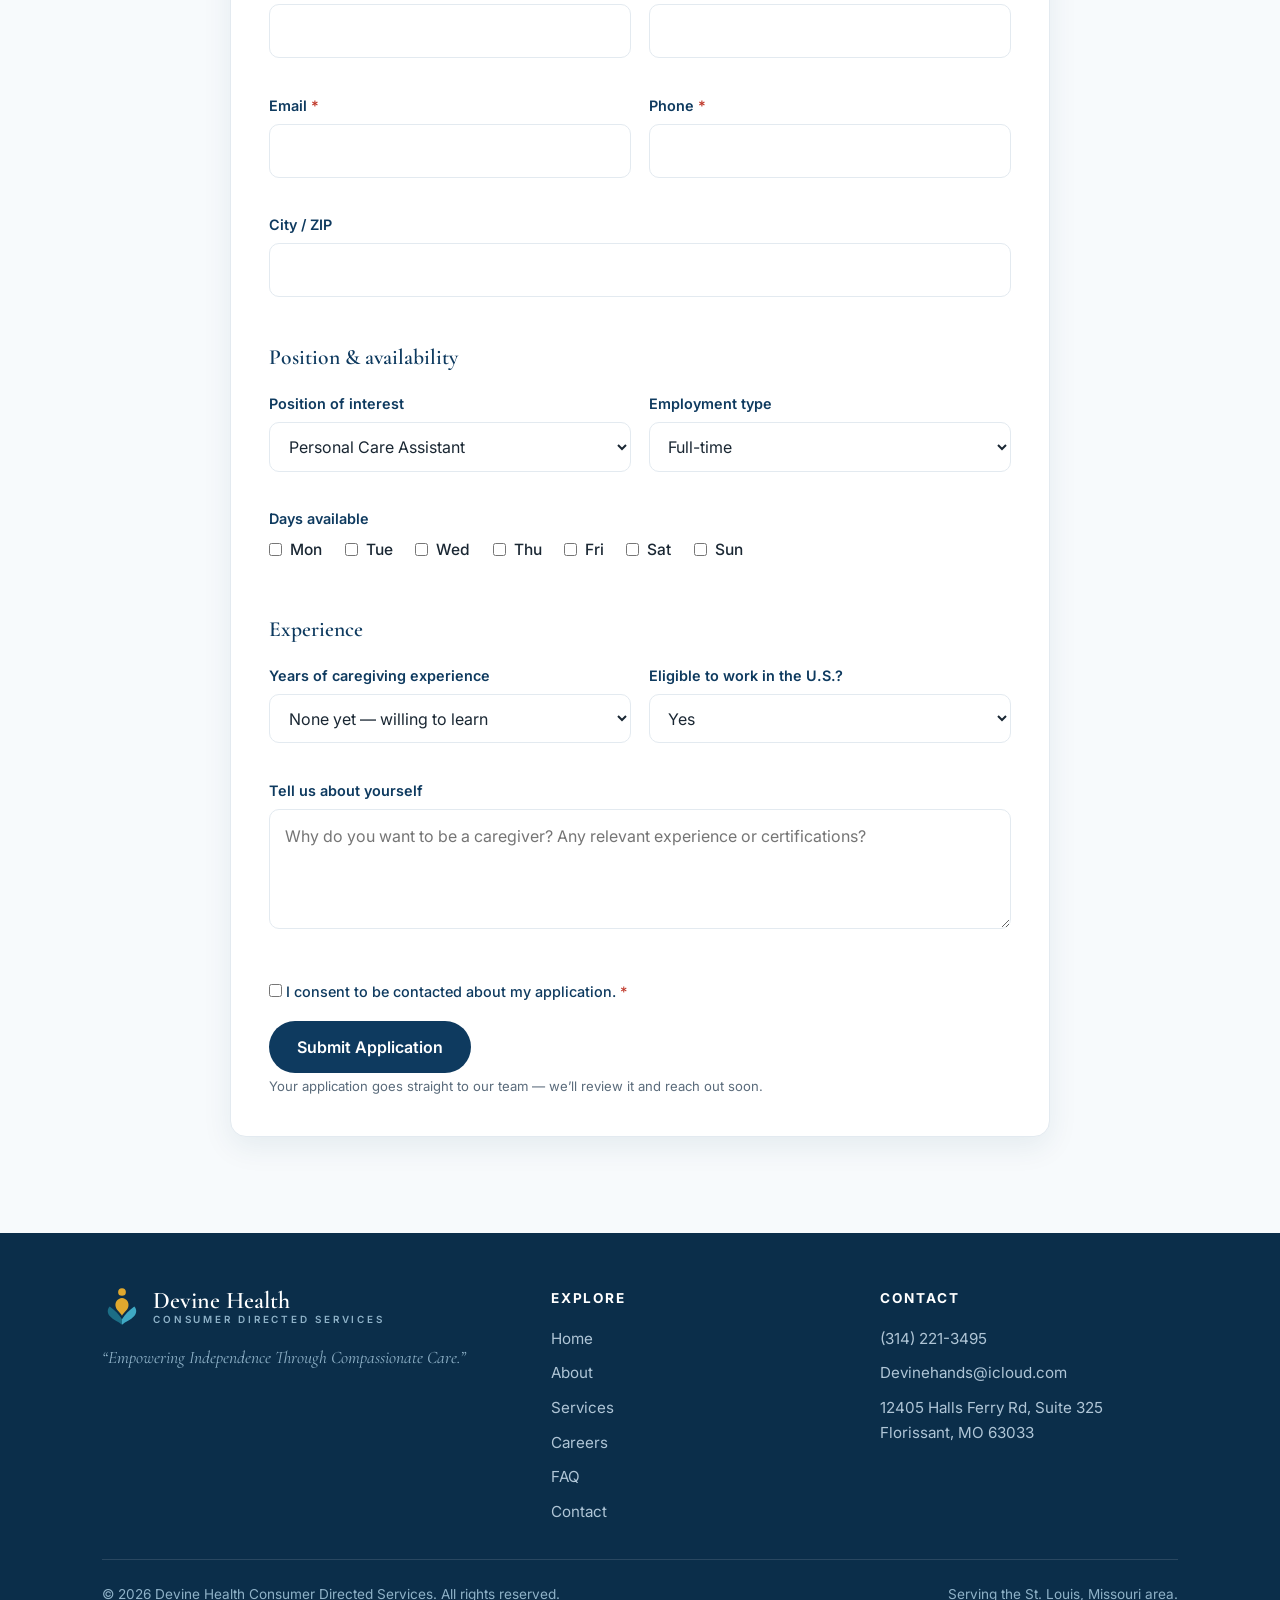
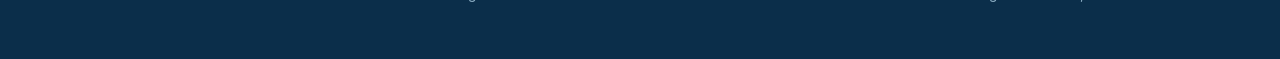
<file: site/careers.html>
<!doctype html>
<html lang="en">
<head>
  <meta charset="utf-8">
  <meta name="viewport" content="width=device-width, initial-scale=1">
  <title>Careers | Become a Caregiver with Devine Health</title>
  <meta name="description" content="Join Devine Health as a caregiver in the St. Louis area. Meaningful work close to home — family members providing care may qualify. Apply today.">
  <meta name="theme-color" content="#0E3A5F">
  <meta property="og:title" content="Careers — Devine Health">
  <meta property="og:description" content="Become a caregiver. Meaningful work, close to home.">
  <meta property="og:type" content="website">
  <meta property="og:image" content="assets/og-image.png">
  <link rel="icon" href="assets/favicon.svg" type="image/svg+xml">
  <link rel="apple-touch-icon" href="assets/apple-touch-icon.png">
  <link rel="preconnect" href="https://fonts.googleapis.com">
  <link rel="preconnect" href="https://fonts.gstatic.com" crossorigin>
  <link href="https://fonts.googleapis.com/css2?family=Cormorant+Garamond:wght@500;600;700&family=Inter:wght@400;500;600;700&display=swap" rel="stylesheet">
  <link rel="stylesheet" href="styles.css">
</head>
<body>
<a class="skip" href="#main">Skip to content</a>

<svg width="0" height="0" style="position:absolute" aria-hidden="true"><defs>
  <g id="devine-mark">
    <path fill="#1C6E86" d="M120 196 C 104 182 82 176 66 158 C 55 145 54 128 66 116 C 86 132 108 150 120 172 Z"/>
    <path fill="#3FA9C4" d="M120 196 C 136 182 158 176 174 158 C 185 145 186 128 174 116 C 154 132 132 150 120 172 Z"/>
    <circle cx="120" cy="52" r="17" fill="#E0A82E"/>
    <path fill="#E0A82E" d="M120 78 C 100 80 88 96 92 116 C 95 132 110 140 120 156 C 130 140 145 132 148 116 C 152 96 140 80 120 78 Z"/>
  </g>
</defs></svg>

<div class="topbar"><div class="container">
  <span>Now enrolling clients &amp; caregivers across the St.&nbsp;Louis area</span>
  <span class="dot">•</span>
  <span>Call <a href="tel:+13142213495">(314)&nbsp;221-3495</a></span>
</div></div>

<header class="header"><div class="container nav">
  <a class="brand" href="index.html" aria-label="Devine Health home">
    <svg viewBox="48 30 144 176" aria-hidden="true"><use href="#devine-mark"/></svg>
    <span class="brand-text"><span class="brand-name">Devine Health</span>
      <span class="brand-sub">Consumer Directed Services</span></span>
  </a>
  <nav aria-label="Primary"><ul class="nav-links" id="navLinks">
    <li><a href="index.html">Home</a></li>
    <li><a href="about.html">About</a></li>
    <li><a href="services.html">Services</a></li>
    <li><a href="careers.html" aria-current="page">Careers</a></li>
    <li><a href="faq.html">FAQ</a></li>
    <li><a href="contact.html">Contact</a></li>
  </ul></nav>
  <div class="nav-cta">
    <a class="btn btn--gold" href="tel:+13142213495" aria-label="Call Devine Health">Call Now</a>
    <button class="nav-toggle" id="navToggle" aria-label="Open menu" aria-expanded="false" aria-controls="navLinks">
      <svg viewBox="0 0 24 24" fill="none" stroke="currentColor" stroke-width="2" stroke-linecap="round"><path d="M4 7h16M4 12h16M4 17h16"/></svg>
    </button>
  </div>
</div></header>

<main id="main">
  <section class="page-hero"><div class="container">
    <p class="breadcrumb"><a href="index.html">Home</a><span>/</span>Careers</p>
    <p class="eyebrow">Careers at Devine</p>
    <h1>Become a caregiver.</h1>
    <p class="lead">Do meaningful work close to home. If you&rsquo;re caring, dependable, and want to make a real difference, we&rsquo;d love to meet you &mdash; family members providing care may qualify too.</p>
    <div class="btn-row" style="margin-top:1.4rem"><a class="btn btn--gold" href="#apply">Apply Now</a></div>
  </div></section>

  <section class="section"><div class="container">
    <div class="section-head center">
      <p class="eyebrow">Why Devine</p>
      <h2>Work that matters, with a team that cares</h2>
    </div>
    <div class="grid grid-3" style="margin-top:clamp(2rem,4vw,3rem)">
      <div class="value"><div class="icon-badge" aria-hidden="true"><svg viewBox="0 0 24 24" fill="none" stroke="currentColor" stroke-width="2" stroke-linecap="round" stroke-linejoin="round"><circle cx="12" cy="12" r="9"/><path d="M12 7v5l3 2"/></svg></div><h3>Flexible schedules</h3><p>Find hours that fit your life &mdash; part-time and full-time opportunities available.</p></div>
      <div class="value"><div class="icon-badge" aria-hidden="true"><svg viewBox="0 0 24 24" fill="none" stroke="currentColor" stroke-width="2" stroke-linecap="round" stroke-linejoin="round"><path d="M20.84 4.61a5.5 5.5 0 0 0-7.78 0L12 5.67l-1.06-1.06a5.5 5.5 0 1 0-7.78 7.78L12 21.23l8.84-8.84a5.5 5.5 0 0 0 0-7.78z"/></svg></div><h3>Care for loved ones</h3><p>Through CDS, you may be able to get paid to care for a family member or friend.</p></div>
      <div class="value"><div class="icon-badge" aria-hidden="true"><svg viewBox="0 0 24 24" fill="none" stroke="currentColor" stroke-width="2" stroke-linecap="round" stroke-linejoin="round"><path d="M9 11l3 3L22 4"/><path d="M21 12v7a2 2 0 0 1-2 2H5a2 2 0 0 1-2-2V5a2 2 0 0 1 2-2h11"/></svg></div><h3>Real support</h3><p>We handle payroll, paperwork, and compliance so you can focus on care.</p></div>
    </div>
  </div></section>

  <section class="section section--cream" id="apply"><div class="container">
    <div class="section-head center">
      <p class="eyebrow">Employment Application</p>
      <h2>Apply to join our team</h2>
      <p class="lead">Complete the form below and we&rsquo;ll be in touch.</p>
    </div>

    <form class="app-form" action="https://formsubmit.co/Devinehands@icloud.com" method="POST" style="margin-top:clamp(2rem,4vw,3rem)">
      <input type="hidden" name="_subject" value="New caregiver application — Devine Health">
      <input type="hidden" name="_template" value="table">
      <input type="hidden" name="_next" value="https://devinehealthcds.com/thank-you.html">
      <input type="text" name="_honey" tabindex="-1" autocomplete="off" style="display:none" aria-hidden="true">
      <fieldset class="fieldset">
        <legend>Your information</legend>
        <div class="form-grid">
          <div class="field"><label for="a-first">First name <span class="required">*</span></label><input id="a-first" name="first_name" type="text" autocomplete="given-name" required></div>
          <div class="field"><label for="a-last">Last name <span class="required">*</span></label><input id="a-last" name="last_name" type="text" autocomplete="family-name" required></div>
          <div class="field"><label for="a-email">Email <span class="required">*</span></label><input id="a-email" name="email" type="email" autocomplete="email" required></div>
          <div class="field"><label for="a-phone">Phone <span class="required">*</span></label><input id="a-phone" name="phone" type="tel" autocomplete="tel" required></div>
          <div class="field full"><label for="a-city">City / ZIP</label><input id="a-city" name="city_zip" type="text" autocomplete="address-level2"></div>
        </div>
      </fieldset>

      <fieldset class="fieldset">
        <legend>Position &amp; availability</legend>
        <div class="form-grid">
          <div class="field"><label for="a-position">Position of interest</label>
            <select id="a-position" name="position">
              <option>Personal Care Assistant</option>
              <option>Homemaker</option>
              <option>Respite Caregiver</option>
              <option>Family / CDS caregiver</option>
              <option>Not sure yet</option>
            </select></div>
          <div class="field"><label for="a-type">Employment type</label>
            <select id="a-type" name="employment_type">
              <option>Full-time</option><option>Part-time</option><option>Either</option>
            </select></div>
          <div class="field full">
            <label>Days available</label>
            <input type="hidden" name="Days available" id="days-summary">
            <div class="checkbox-row" id="day-checks">
              <label><input type="checkbox" class="day-check" value="Mon"> Mon</label>
              <label><input type="checkbox" class="day-check" value="Tue"> Tue</label>
              <label><input type="checkbox" class="day-check" value="Wed"> Wed</label>
              <label><input type="checkbox" class="day-check" value="Thu"> Thu</label>
              <label><input type="checkbox" class="day-check" value="Fri"> Fri</label>
              <label><input type="checkbox" class="day-check" value="Sat"> Sat</label>
              <label><input type="checkbox" class="day-check" value="Sun"> Sun</label>
            </div>
          </div>
        </div>
      </fieldset>

      <fieldset class="fieldset">
        <legend>Experience</legend>
        <div class="form-grid">
          <div class="field"><label for="a-years">Years of caregiving experience</label>
            <select id="a-years" name="years_experience">
              <option>None yet — willing to learn</option>
              <option>Less than 1 year</option>
              <option>1–3 years</option>
              <option>3–5 years</option>
              <option>5+ years</option>
            </select></div>
          <div class="field"><label for="a-legal">Eligible to work in the U.S.?</label>
            <select id="a-legal" name="work_eligible"><option>Yes</option><option>No</option></select></div>
          <div class="field full"><label for="a-about">Tell us about yourself</label>
            <textarea id="a-about" name="about" placeholder="Why do you want to be a caregiver? Any relevant experience or certifications?"></textarea></div>
        </div>
      </fieldset>

      <div class="field">
        <label class="checkbox-row" style="font-weight:500"><input type="checkbox" name="consent" required> I consent to be contacted about my application. <span class="required">*</span></label>
      </div>

      <button class="btn btn--navy" type="submit">Submit Application</button>
      <p class="note">Your application goes straight to our team &mdash; we&rsquo;ll review it and reach out soon.</p>

    </form>
  </div></section>
</main>

<footer class="footer"><div class="container">
  <div class="footer-grid">
    <div>
      <a class="brand" href="index.html" aria-label="Devine Health home">
        <svg viewBox="48 30 144 176" aria-hidden="true"><use href="#devine-mark"/></svg>
        <span class="brand-text"><span class="brand-name">Devine Health</span>
          <span class="brand-sub">Consumer Directed Services</span></span>
      </a>
      <p class="footer-tag">&ldquo;Empowering Independence Through Compassionate Care.&rdquo;</p>
    </div>
    <div><h4>Explore</h4><ul>
      <li><a href="index.html">Home</a></li>
      <li><a href="about.html">About</a></li>
      <li><a href="services.html">Services</a></li>
      <li><a href="careers.html">Careers</a></li>
      <li><a href="faq.html">FAQ</a></li>
      <li><a href="contact.html">Contact</a></li>
    </ul></div>
    <div><h4>Contact</h4><ul>
      <li><a href="tel:+13142213495">(314) 221-3495</a></li>
      <li><a href="mailto:Devinehands@icloud.com">Devinehands@icloud.com</a></li>
      <li>12405 Halls Ferry Rd, Suite 325<br>Florissant, MO 63033</li>
    </ul></div>
  </div>
  <div class="footer-bottom">
    <span>&copy; <span id="year"></span> Devine Health Consumer Directed Services. All rights reserved.</span>
    <span>Serving the St. Louis, Missouri area.</span>
  </div>
</div></footer>
<script src="main.js" defer></script>
</body>
</html>
</file>
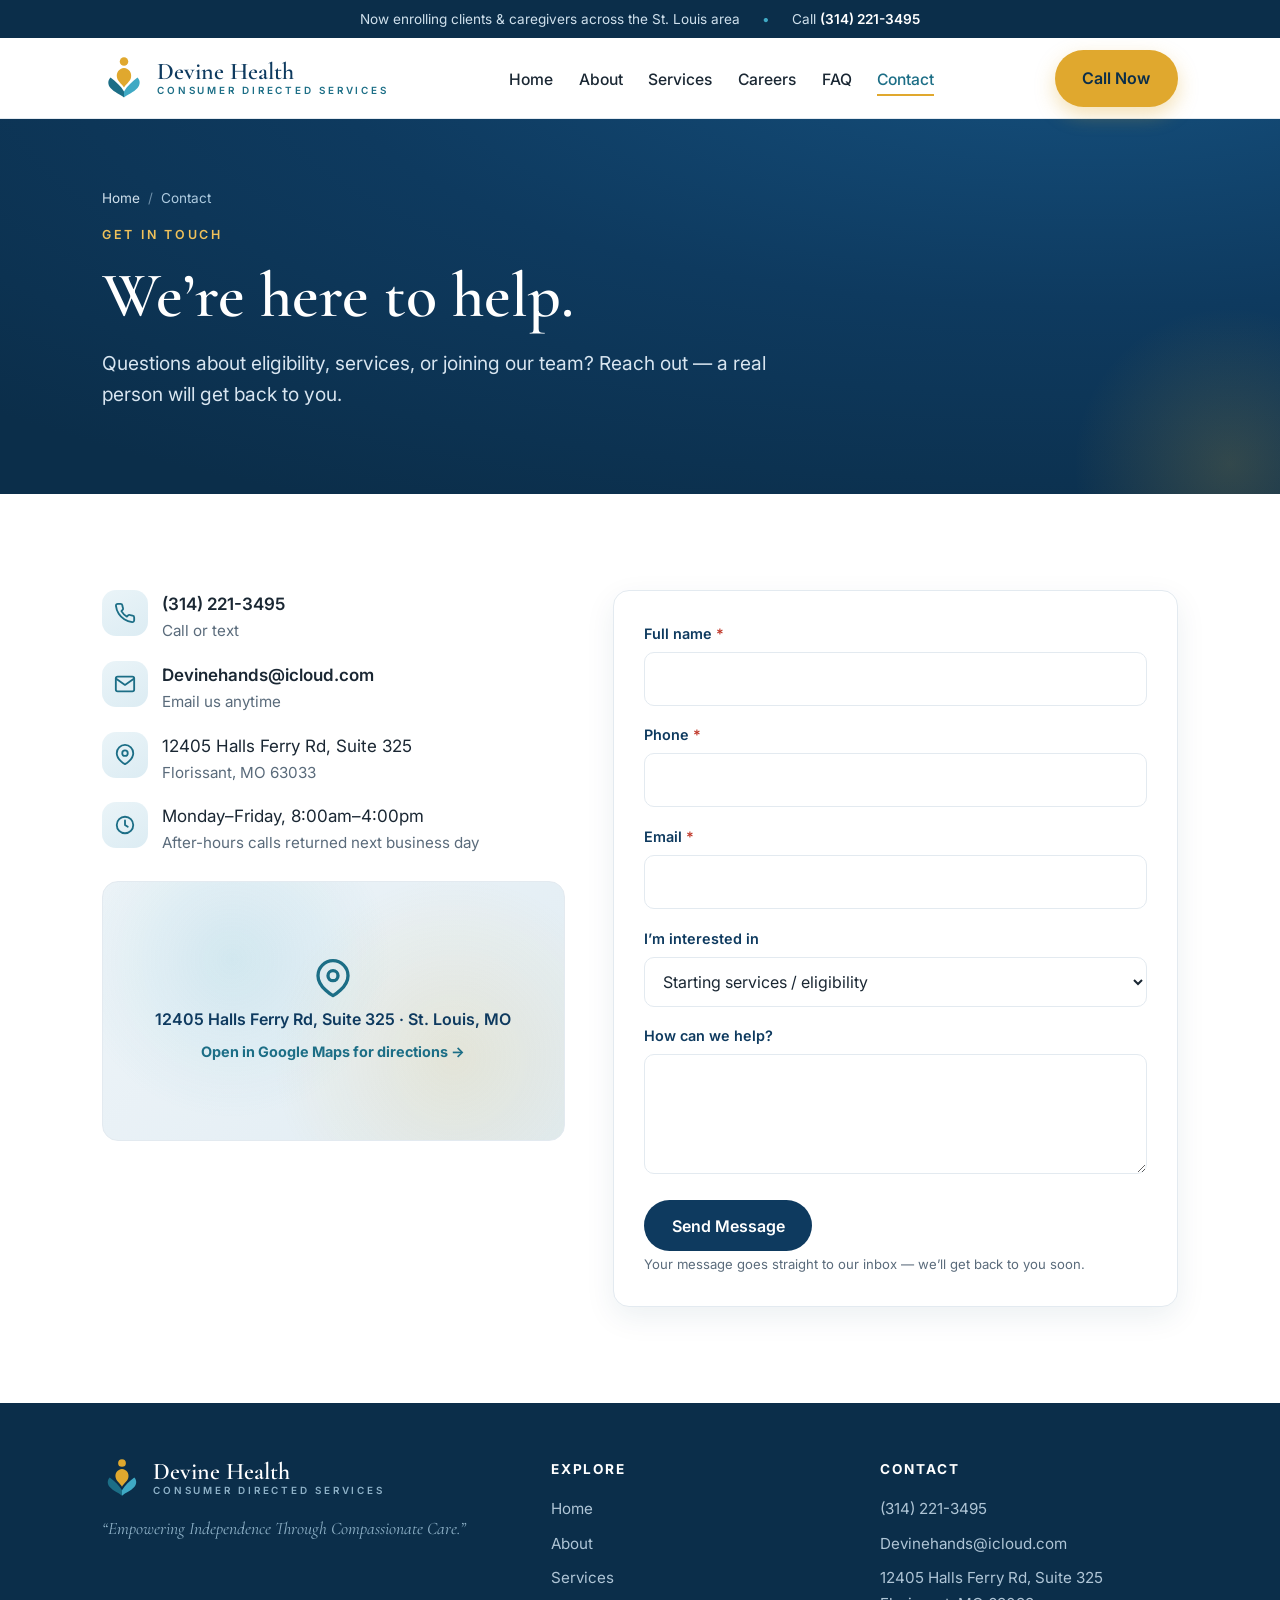
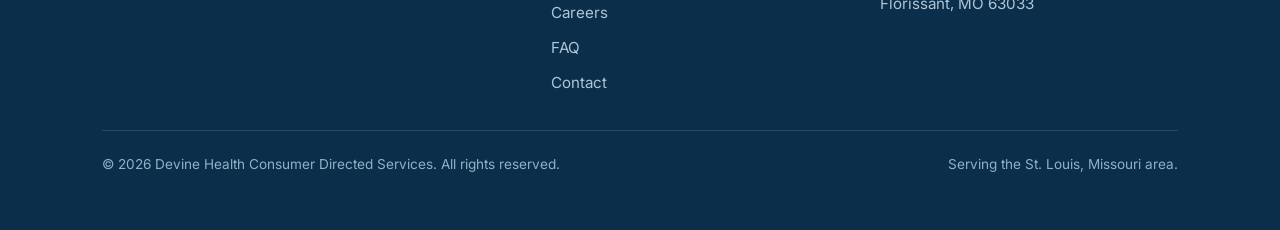
<file: site/contact.html>
<!doctype html>
<html lang="en">
<head>
  <meta charset="utf-8">
  <meta name="viewport" content="width=device-width, initial-scale=1">
  <title>Contact | Devine Health Consumer Directed Services</title>
  <meta name="description" content="Contact Devine Health Consumer Directed Services in St. Louis. Call (314) 221-3495, email Devinehands@icloud.com, or send us a message.">
  <meta name="theme-color" content="#0E3A5F">
  <meta property="og:title" content="Contact — Devine Health">
  <meta property="og:description" content="Reach Devine Health Consumer Directed Services in St. Louis.">
  <meta property="og:type" content="website">
  <meta property="og:image" content="assets/og-image.png">
  <link rel="icon" href="assets/favicon.svg" type="image/svg+xml">
  <link rel="apple-touch-icon" href="assets/apple-touch-icon.png">
  <link rel="preconnect" href="https://fonts.googleapis.com">
  <link rel="preconnect" href="https://fonts.gstatic.com" crossorigin>
  <link href="https://fonts.googleapis.com/css2?family=Cormorant+Garamond:wght@500;600;700&family=Inter:wght@400;500;600;700&display=swap" rel="stylesheet">
  <link rel="stylesheet" href="styles.css">
</head>
<body>
<a class="skip" href="#main">Skip to content</a>

<svg width="0" height="0" style="position:absolute" aria-hidden="true"><defs>
  <g id="devine-mark">
    <path fill="#1C6E86" d="M120 196 C 104 182 82 176 66 158 C 55 145 54 128 66 116 C 86 132 108 150 120 172 Z"/>
    <path fill="#3FA9C4" d="M120 196 C 136 182 158 176 174 158 C 185 145 186 128 174 116 C 154 132 132 150 120 172 Z"/>
    <circle cx="120" cy="52" r="17" fill="#E0A82E"/>
    <path fill="#E0A82E" d="M120 78 C 100 80 88 96 92 116 C 95 132 110 140 120 156 C 130 140 145 132 148 116 C 152 96 140 80 120 78 Z"/>
  </g>
</defs></svg>

<div class="topbar"><div class="container">
  <span>Now enrolling clients &amp; caregivers across the St.&nbsp;Louis area</span>
  <span class="dot">•</span>
  <span>Call <a href="tel:+13142213495">(314)&nbsp;221-3495</a></span>
</div></div>

<header class="header"><div class="container nav">
  <a class="brand" href="index.html" aria-label="Devine Health home">
    <svg viewBox="48 30 144 176" aria-hidden="true"><use href="#devine-mark"/></svg>
    <span class="brand-text"><span class="brand-name">Devine Health</span>
      <span class="brand-sub">Consumer Directed Services</span></span>
  </a>
  <nav aria-label="Primary"><ul class="nav-links" id="navLinks">
    <li><a href="index.html">Home</a></li>
    <li><a href="about.html">About</a></li>
    <li><a href="services.html">Services</a></li>
    <li><a href="careers.html">Careers</a></li>
    <li><a href="faq.html">FAQ</a></li>
    <li><a href="contact.html" aria-current="page">Contact</a></li>
  </ul></nav>
  <div class="nav-cta">
    <a class="btn btn--gold" href="tel:+13142213495" aria-label="Call Devine Health">Call Now</a>
    <button class="nav-toggle" id="navToggle" aria-label="Open menu" aria-expanded="false" aria-controls="navLinks">
      <svg viewBox="0 0 24 24" fill="none" stroke="currentColor" stroke-width="2" stroke-linecap="round"><path d="M4 7h16M4 12h16M4 17h16"/></svg>
    </button>
  </div>
</div></header>

<main id="main">
  <section class="page-hero"><div class="container">
    <p class="breadcrumb"><a href="index.html">Home</a><span>/</span>Contact</p>
    <p class="eyebrow">Get in Touch</p>
    <h1>We&rsquo;re here to help.</h1>
    <p class="lead">Questions about eligibility, services, or joining our team? Reach out &mdash; a real person will get back to you.</p>
  </div></section>

  <section class="section"><div class="container">
    <div class="contact-page-grid">
      <div>
        <ul class="info-list" style="margin-top:0">
          <li>
            <div class="icon-badge" aria-hidden="true"><svg viewBox="0 0 24 24" fill="none" stroke="currentColor" stroke-width="2" stroke-linecap="round" stroke-linejoin="round"><path d="M22 16.92v3a2 2 0 0 1-2.18 2 19.79 19.79 0 0 1-8.63-3.07 19.5 19.5 0 0 1-6-6 19.79 19.79 0 0 1-3.07-8.67A2 2 0 0 1 4.11 2h3a2 2 0 0 1 2 1.72c.13.96.36 1.9.7 2.81a2 2 0 0 1-.45 2.11L8.09 9.91a16 16 0 0 0 6 6l1.27-1.27a2 2 0 0 1 2.11-.45c.9.34 1.85.57 2.81.7A2 2 0 0 1 22 16.92z"/></svg></div>
            <div><a href="tel:+13142213495">(314) 221-3495</a><div class="muted">Call or text</div></div>
          </li>
          <li>
            <div class="icon-badge" aria-hidden="true"><svg viewBox="0 0 24 24" fill="none" stroke="currentColor" stroke-width="2" stroke-linecap="round" stroke-linejoin="round"><rect x="2" y="4" width="20" height="16" rx="2"/><path d="m22 6-10 7L2 6"/></svg></div>
            <div><a href="mailto:Devinehands@icloud.com">Devinehands@icloud.com</a><div class="muted">Email us anytime</div></div>
          </li>
          <li>
            <div class="icon-badge" aria-hidden="true"><svg viewBox="0 0 24 24" fill="none" stroke="currentColor" stroke-width="2" stroke-linecap="round" stroke-linejoin="round"><path d="M21 10c0 7-9 12-9 12s-9-5-9-12a9 9 0 0 1 18 0z"/><circle cx="12" cy="10" r="3"/></svg></div>
            <div>12405 Halls Ferry Rd, Suite 325<div class="muted">Florissant, MO 63033</div></div>
          </li>
          <li>
            <div class="icon-badge" aria-hidden="true"><svg viewBox="0 0 24 24" fill="none" stroke="currentColor" stroke-width="2" stroke-linecap="round" stroke-linejoin="round"><circle cx="12" cy="12" r="9"/><path d="M12 7v5l3 2"/></svg></div>
            <div>Monday&ndash;Friday, 8:00am&ndash;4:00pm<div class="muted">After-hours calls returned next business day</div></div>
          </li>
        </ul>
        <a class="map" href="https://www.google.com/maps/search/?api=1&query=12405+Halls+Ferry+Rd+Suite+325%2C+Florissant%2C+MO+63033" target="_blank" rel="noopener" aria-label="Open Devine Health location in Google Maps for directions">
          <svg viewBox="0 0 24 24" fill="none" stroke="currentColor" stroke-width="2" stroke-linecap="round" stroke-linejoin="round" aria-hidden="true"><path d="M21 10c0 7-9 12-9 12s-9-5-9-12a9 9 0 0 1 18 0z"/><circle cx="12" cy="10" r="3"/></svg>
          <span class="map-addr">12405 Halls Ferry Rd, Suite 325 · St. Louis, MO</span>
          <span class="map-cta">Open in Google Maps for directions →</span>
        </a>
      </div>

      <form class="form" action="https://formsubmit.co/Devinehands@icloud.com" method="POST">
        <input type="hidden" name="_subject" value="New website inquiry — Devine Health">
        <input type="hidden" name="_template" value="table">
        <input type="hidden" name="_next" value="https://devinehealthcds.com/thank-you.html">
        <input type="text" name="_honey" tabindex="-1" autocomplete="off" style="display:none" aria-hidden="true">
        <div class="field"><label for="cf-name">Full name <span class="required">*</span></label><input id="cf-name" name="name" type="text" autocomplete="name" required></div>
        <div class="field"><label for="cf-phone">Phone <span class="required">*</span></label><input id="cf-phone" name="phone" type="tel" autocomplete="tel" required></div>
        <div class="field"><label for="cf-email">Email <span class="required">*</span></label><input id="cf-email" name="email" type="email" autocomplete="email" required></div>
        <div class="field"><label for="cf-reason">I&rsquo;m interested in</label>
          <select id="cf-reason" name="reason">
            <option>Starting services / eligibility</option>
            <option>Becoming a caregiver</option>
            <option>Respite care</option>
            <option>General question</option>
          </select></div>
        <div class="field"><label for="cf-msg">How can we help?</label><textarea id="cf-msg" name="message"></textarea></div>
        <button class="btn btn--navy" type="submit">Send Message</button>
        <p class="note">Your message goes straight to our inbox &mdash; we&rsquo;ll get back to you soon.</p>

      </form>
    </div>
  </div></section>
</main>

<footer class="footer"><div class="container">
  <div class="footer-grid">
    <div>
      <a class="brand" href="index.html" aria-label="Devine Health home">
        <svg viewBox="48 30 144 176" aria-hidden="true"><use href="#devine-mark"/></svg>
        <span class="brand-text"><span class="brand-name">Devine Health</span>
          <span class="brand-sub">Consumer Directed Services</span></span>
      </a>
      <p class="footer-tag">&ldquo;Empowering Independence Through Compassionate Care.&rdquo;</p>
    </div>
    <div><h4>Explore</h4><ul>
      <li><a href="index.html">Home</a></li>
      <li><a href="about.html">About</a></li>
      <li><a href="services.html">Services</a></li>
      <li><a href="careers.html">Careers</a></li>
      <li><a href="faq.html">FAQ</a></li>
      <li><a href="contact.html">Contact</a></li>
    </ul></div>
    <div><h4>Contact</h4><ul>
      <li><a href="tel:+13142213495">(314) 221-3495</a></li>
      <li><a href="mailto:Devinehands@icloud.com">Devinehands@icloud.com</a></li>
      <li>12405 Halls Ferry Rd, Suite 325<br>Florissant, MO 63033</li>
    </ul></div>
  </div>
  <div class="footer-bottom">
    <span>&copy; <span id="year"></span> Devine Health Consumer Directed Services. All rights reserved.</span>
    <span>Serving the St. Louis, Missouri area.</span>
  </div>
</div></footer>
<script src="main.js" defer></script>
</body>
</html>
</file>
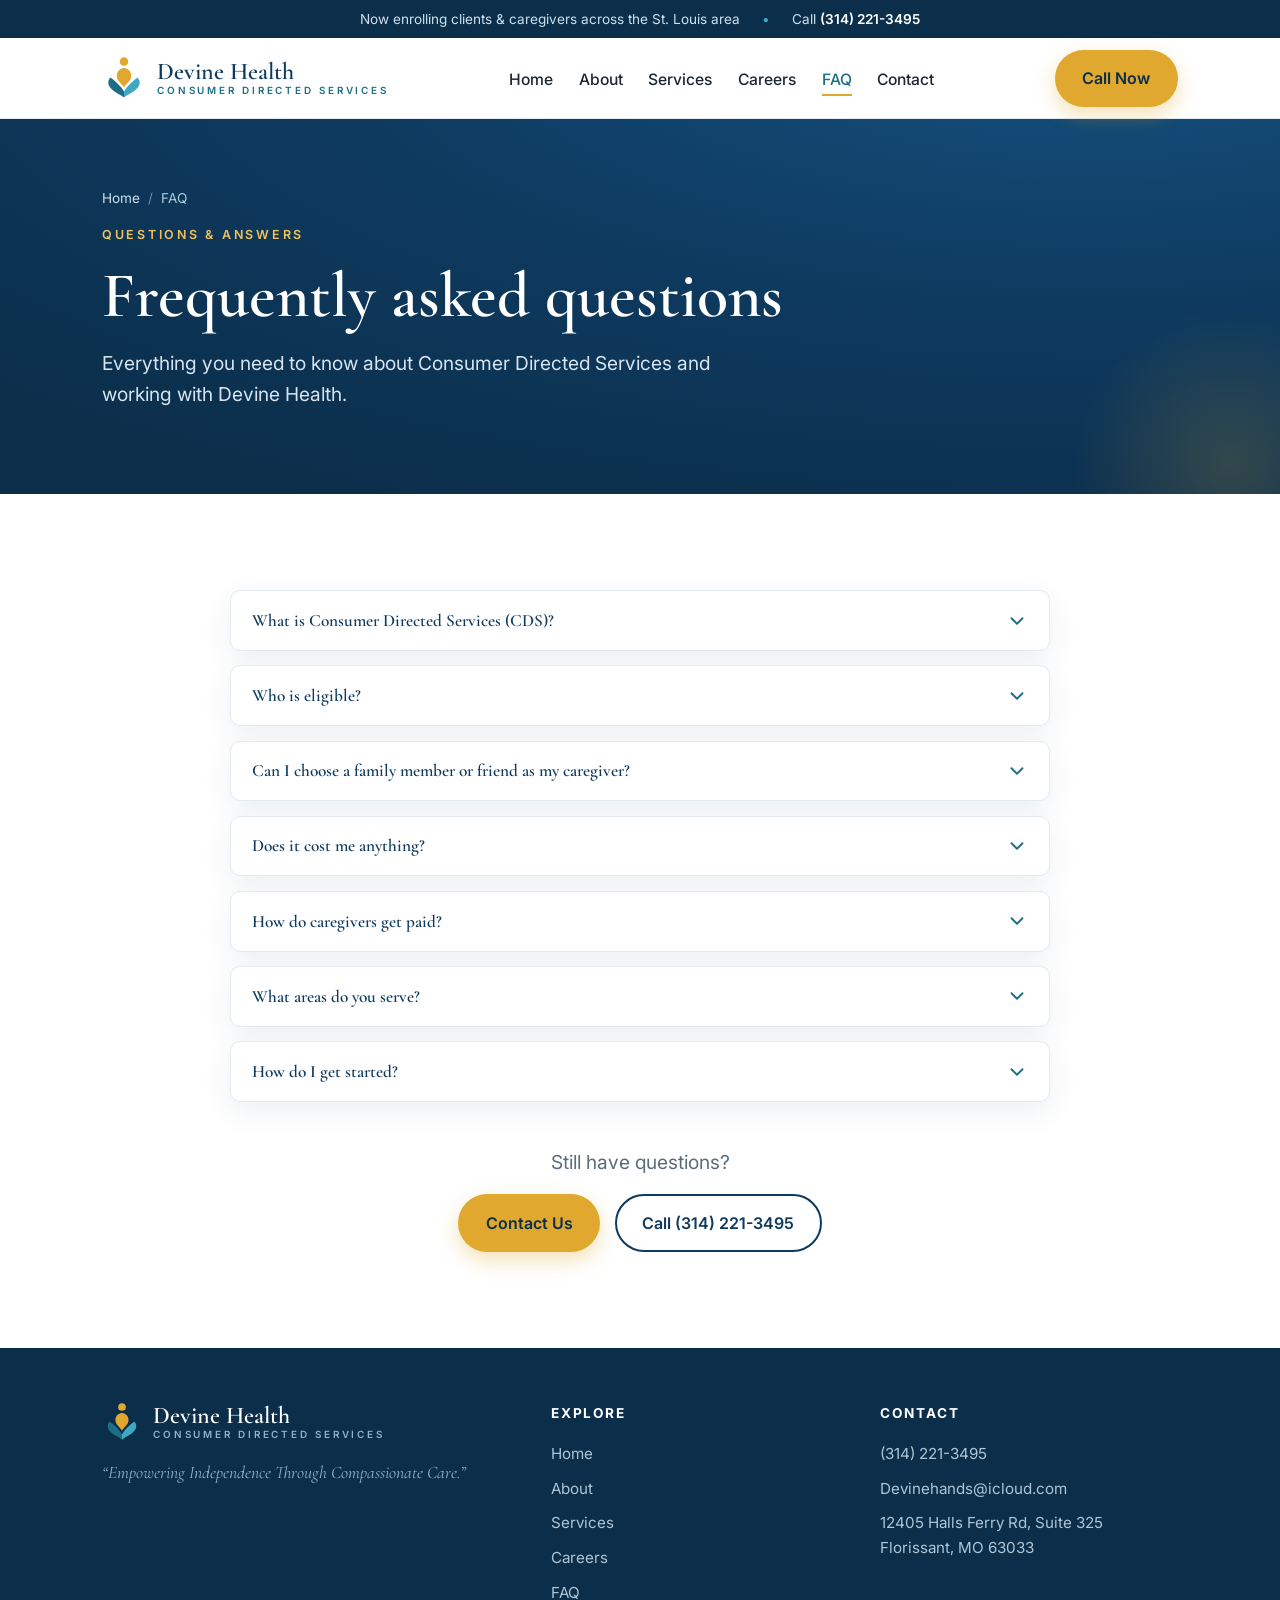
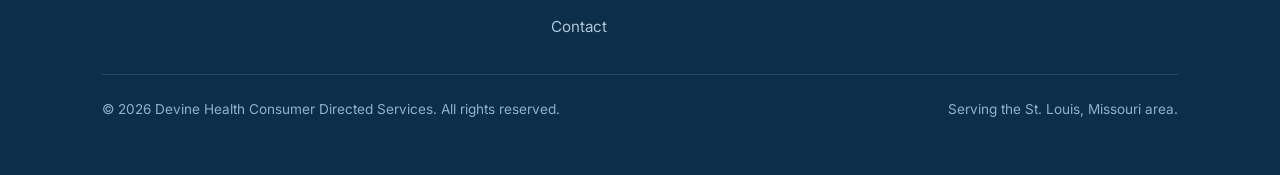
<file: site/faq.html>
<!doctype html>
<html lang="en">
<head>
  <meta charset="utf-8">
  <meta name="viewport" content="width=device-width, initial-scale=1">
  <title>FAQ | Devine Health Consumer Directed Services</title>
  <meta name="description" content="Answers to common questions about Consumer Directed Services (CDS), eligibility, choosing a caregiver, and getting started with Devine Health in St. Louis.">
  <meta name="theme-color" content="#0E3A5F">
  <meta property="og:title" content="FAQ — Devine Health">
  <meta property="og:description" content="Common questions about Consumer Directed Services answered.">
  <meta property="og:type" content="website">
  <meta property="og:image" content="assets/og-image.png">
  <link rel="icon" href="assets/favicon.svg" type="image/svg+xml">
  <link rel="apple-touch-icon" href="assets/apple-touch-icon.png">
  <link rel="preconnect" href="https://fonts.googleapis.com">
  <link rel="preconnect" href="https://fonts.gstatic.com" crossorigin>
  <link href="https://fonts.googleapis.com/css2?family=Cormorant+Garamond:wght@500;600;700&family=Inter:wght@400;500;600;700&display=swap" rel="stylesheet">
  <link rel="stylesheet" href="styles.css">
</head>
<body>
<a class="skip" href="#main">Skip to content</a>

<svg width="0" height="0" style="position:absolute" aria-hidden="true"><defs>
  <g id="devine-mark">
    <path fill="#1C6E86" d="M120 196 C 104 182 82 176 66 158 C 55 145 54 128 66 116 C 86 132 108 150 120 172 Z"/>
    <path fill="#3FA9C4" d="M120 196 C 136 182 158 176 174 158 C 185 145 186 128 174 116 C 154 132 132 150 120 172 Z"/>
    <circle cx="120" cy="52" r="17" fill="#E0A82E"/>
    <path fill="#E0A82E" d="M120 78 C 100 80 88 96 92 116 C 95 132 110 140 120 156 C 130 140 145 132 148 116 C 152 96 140 80 120 78 Z"/>
  </g>
</defs></svg>

<div class="topbar"><div class="container">
  <span>Now enrolling clients &amp; caregivers across the St.&nbsp;Louis area</span>
  <span class="dot">•</span>
  <span>Call <a href="tel:+13142213495">(314)&nbsp;221-3495</a></span>
</div></div>

<header class="header"><div class="container nav">
  <a class="brand" href="index.html" aria-label="Devine Health home">
    <svg viewBox="48 30 144 176" aria-hidden="true"><use href="#devine-mark"/></svg>
    <span class="brand-text"><span class="brand-name">Devine Health</span>
      <span class="brand-sub">Consumer Directed Services</span></span>
  </a>
  <nav aria-label="Primary"><ul class="nav-links" id="navLinks">
    <li><a href="index.html">Home</a></li>
    <li><a href="about.html">About</a></li>
    <li><a href="services.html">Services</a></li>
    <li><a href="careers.html">Careers</a></li>
    <li><a href="faq.html" aria-current="page">FAQ</a></li>
    <li><a href="contact.html">Contact</a></li>
  </ul></nav>
  <div class="nav-cta">
    <a class="btn btn--gold" href="tel:+13142213495" aria-label="Call Devine Health">Call Now</a>
    <button class="nav-toggle" id="navToggle" aria-label="Open menu" aria-expanded="false" aria-controls="navLinks">
      <svg viewBox="0 0 24 24" fill="none" stroke="currentColor" stroke-width="2" stroke-linecap="round"><path d="M4 7h16M4 12h16M4 17h16"/></svg>
    </button>
  </div>
</div></header>

<main id="main">
  <section class="page-hero"><div class="container">
    <p class="breadcrumb"><a href="index.html">Home</a><span>/</span>FAQ</p>
    <p class="eyebrow">Questions &amp; Answers</p>
    <h1>Frequently asked questions</h1>
    <p class="lead">Everything you need to know about Consumer Directed Services and working with Devine Health.</p>
  </div></section>

  <section class="section"><div class="container">
    <div class="accordion">
      <div class="acc-item">
        <h2 style="margin:0"><button class="acc-btn" aria-expanded="false" aria-controls="faq1">What is Consumer Directed Services (CDS)?<svg class="chev" viewBox="0 0 24 24" fill="none" stroke="currentColor" stroke-width="2" stroke-linecap="round" stroke-linejoin="round" aria-hidden="true"><path d="m6 9 6 6 6-6"/></svg></button></h2>
        <div class="acc-panel" id="faq1"><div class="acc-panel-inner"><p>CDS is a Missouri Medicaid program that lets eligible individuals stay in their own homes and direct their own care &mdash; including hiring, scheduling, and managing their own caregiver, who can often be a friend or family member.</p></div></div>
      </div>
      <div class="acc-item">
        <h2 style="margin:0"><button class="acc-btn" aria-expanded="false" aria-controls="faq2">Who is eligible?<svg class="chev" viewBox="0 0 24 24" fill="none" stroke="currentColor" stroke-width="2" stroke-linecap="round" stroke-linejoin="round" aria-hidden="true"><path d="m6 9 6 6 6-6"/></svg></button></h2>
        <div class="acc-panel" id="faq2"><div class="acc-panel-inner"><p>Generally, you must be MO HealthNet (Medicaid) eligible, at least 18, and able to direct your own care or have someone who can direct it on your behalf. We&rsquo;ll review your specific situation with you &mdash; just reach out and we&rsquo;ll help determine eligibility.</p></div></div>
      </div>
      <div class="acc-item">
        <h2 style="margin:0"><button class="acc-btn" aria-expanded="false" aria-controls="faq3">Can I choose a family member or friend as my caregiver?<svg class="chev" viewBox="0 0 24 24" fill="none" stroke="currentColor" stroke-width="2" stroke-linecap="round" stroke-linejoin="round" aria-hidden="true"><path d="m6 9 6 6 6-6"/></svg></button></h2>
        <div class="acc-panel" id="faq3"><div class="acc-panel-inner"><p>Yes &mdash; that&rsquo;s one of the biggest benefits of CDS. You can hire someone you already know and trust. Certain relatives (such as a spouse) may have restrictions, so we&rsquo;ll help you confirm what&rsquo;s allowed.</p></div></div>
      </div>
      <div class="acc-item">
        <h2 style="margin:0"><button class="acc-btn" aria-expanded="false" aria-controls="faq4">Does it cost me anything?<svg class="chev" viewBox="0 0 24 24" fill="none" stroke="currentColor" stroke-width="2" stroke-linecap="round" stroke-linejoin="round" aria-hidden="true"><path d="m6 9 6 6 6-6"/></svg></button></h2>
        <div class="acc-panel" id="faq4"><div class="acc-panel-inner"><p>For eligible individuals, CDS is covered through Missouri Medicaid, so there is typically no out-of-pocket cost for covered services. We&rsquo;ll explain exactly what&rsquo;s covered before you enroll.</p></div></div>
      </div>
      <div class="acc-item">
        <h2 style="margin:0"><button class="acc-btn" aria-expanded="false" aria-controls="faq5">How do caregivers get paid?<svg class="chev" viewBox="0 0 24 24" fill="none" stroke="currentColor" stroke-width="2" stroke-linecap="round" stroke-linejoin="round" aria-hidden="true"><path d="m6 9 6 6 6-6"/></svg></button></h2>
        <div class="acc-panel" id="faq5"><div class="acc-panel-inner"><p>Devine Health manages payroll and timekeeping for your caregiver, so payment is handled reliably and on schedule. Caregivers simply record their hours &mdash; we take care of the rest.</p></div></div>
      </div>
      <div class="acc-item">
        <h2 style="margin:0"><button class="acc-btn" aria-expanded="false" aria-controls="faq6">What areas do you serve?<svg class="chev" viewBox="0 0 24 24" fill="none" stroke="currentColor" stroke-width="2" stroke-linecap="round" stroke-linejoin="round" aria-hidden="true"><path d="m6 9 6 6 6-6"/></svg></button></h2>
        <div class="acc-panel" id="faq6"><div class="acc-panel-inner"><p>We proudly serve the St. Louis, Missouri area. Not sure if you&rsquo;re in our service area? Give us a call at (314) 221-3495 and we&rsquo;ll let you know.</p></div></div>
      </div>
      <div class="acc-item">
        <h2 style="margin:0"><button class="acc-btn" aria-expanded="false" aria-controls="faq7">How do I get started?<svg class="chev" viewBox="0 0 24 24" fill="none" stroke="currentColor" stroke-width="2" stroke-linecap="round" stroke-linejoin="round" aria-hidden="true"><path d="m6 9 6 6 6-6"/></svg></button></h2>
        <div class="acc-panel" id="faq7"><div class="acc-panel-inner"><p>It&rsquo;s easy: contact us for a free eligibility review, we&rsquo;ll guide you through enrollment and paperwork, help you choose your caregiver, and then your personalized care plan begins. <a href="contact.html">Get in touch</a> to start.</p></div></div>
      </div>
    </div>

    <div class="center" style="margin-top:2.8rem">
      <p class="lead" style="margin-inline:auto">Still have questions?</p>
      <div class="btn-row" style="justify-content:center;margin-top:.6rem">
        <a class="btn btn--gold" href="contact.html">Contact Us</a>
        <a class="btn btn--outline-navy" href="tel:+13142213495">Call (314) 221-3495</a>
      </div>
    </div>
  </div></section>
</main>

<footer class="footer"><div class="container">
  <div class="footer-grid">
    <div>
      <a class="brand" href="index.html" aria-label="Devine Health home">
        <svg viewBox="48 30 144 176" aria-hidden="true"><use href="#devine-mark"/></svg>
        <span class="brand-text"><span class="brand-name">Devine Health</span>
          <span class="brand-sub">Consumer Directed Services</span></span>
      </a>
      <p class="footer-tag">&ldquo;Empowering Independence Through Compassionate Care.&rdquo;</p>
    </div>
    <div><h4>Explore</h4><ul>
      <li><a href="index.html">Home</a></li>
      <li><a href="about.html">About</a></li>
      <li><a href="services.html">Services</a></li>
      <li><a href="careers.html">Careers</a></li>
      <li><a href="faq.html">FAQ</a></li>
      <li><a href="contact.html">Contact</a></li>
    </ul></div>
    <div><h4>Contact</h4><ul>
      <li><a href="tel:+13142213495">(314) 221-3495</a></li>
      <li><a href="mailto:Devinehands@icloud.com">Devinehands@icloud.com</a></li>
      <li>12405 Halls Ferry Rd, Suite 325<br>Florissant, MO 63033</li>
    </ul></div>
  </div>
  <div class="footer-bottom">
    <span>&copy; <span id="year"></span> Devine Health Consumer Directed Services. All rights reserved.</span>
    <span>Serving the St. Louis, Missouri area.</span>
  </div>
</div></footer>
<script src="main.js" defer></script>
</body>
</html>
</file>
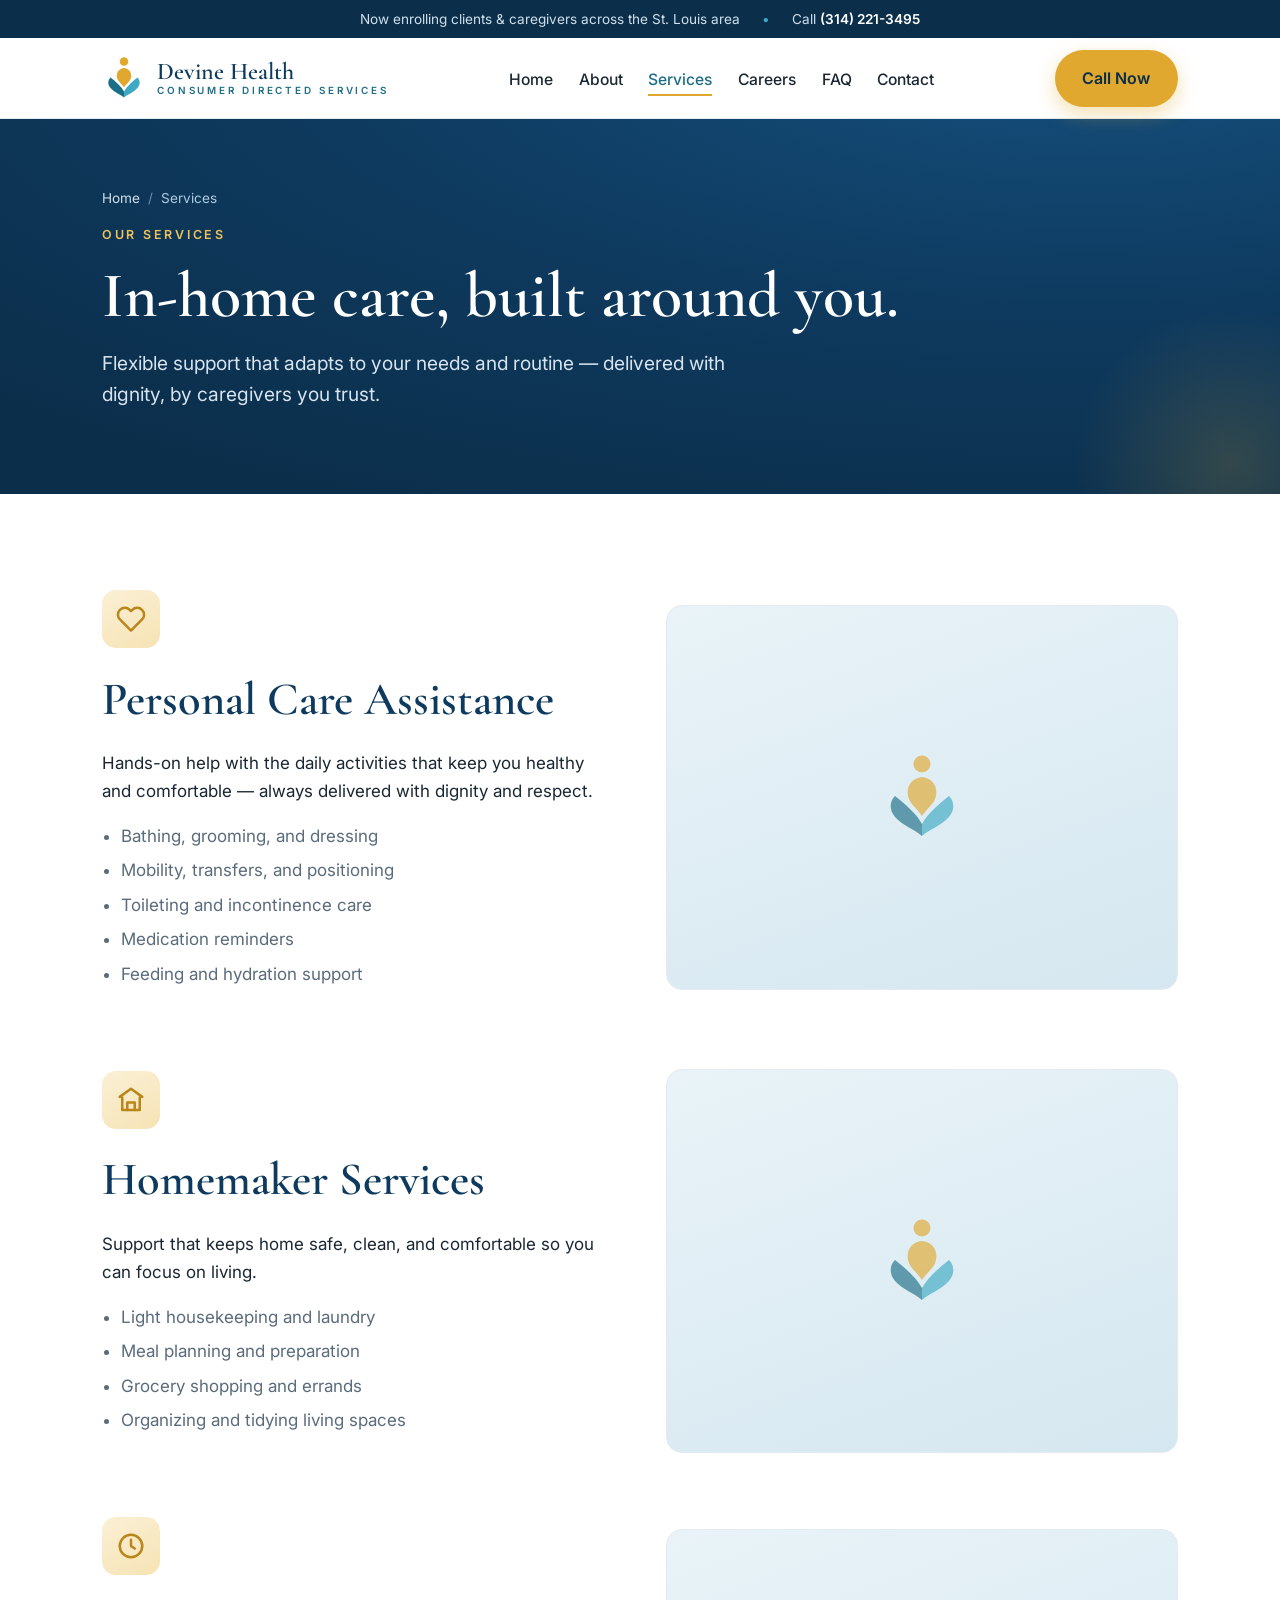
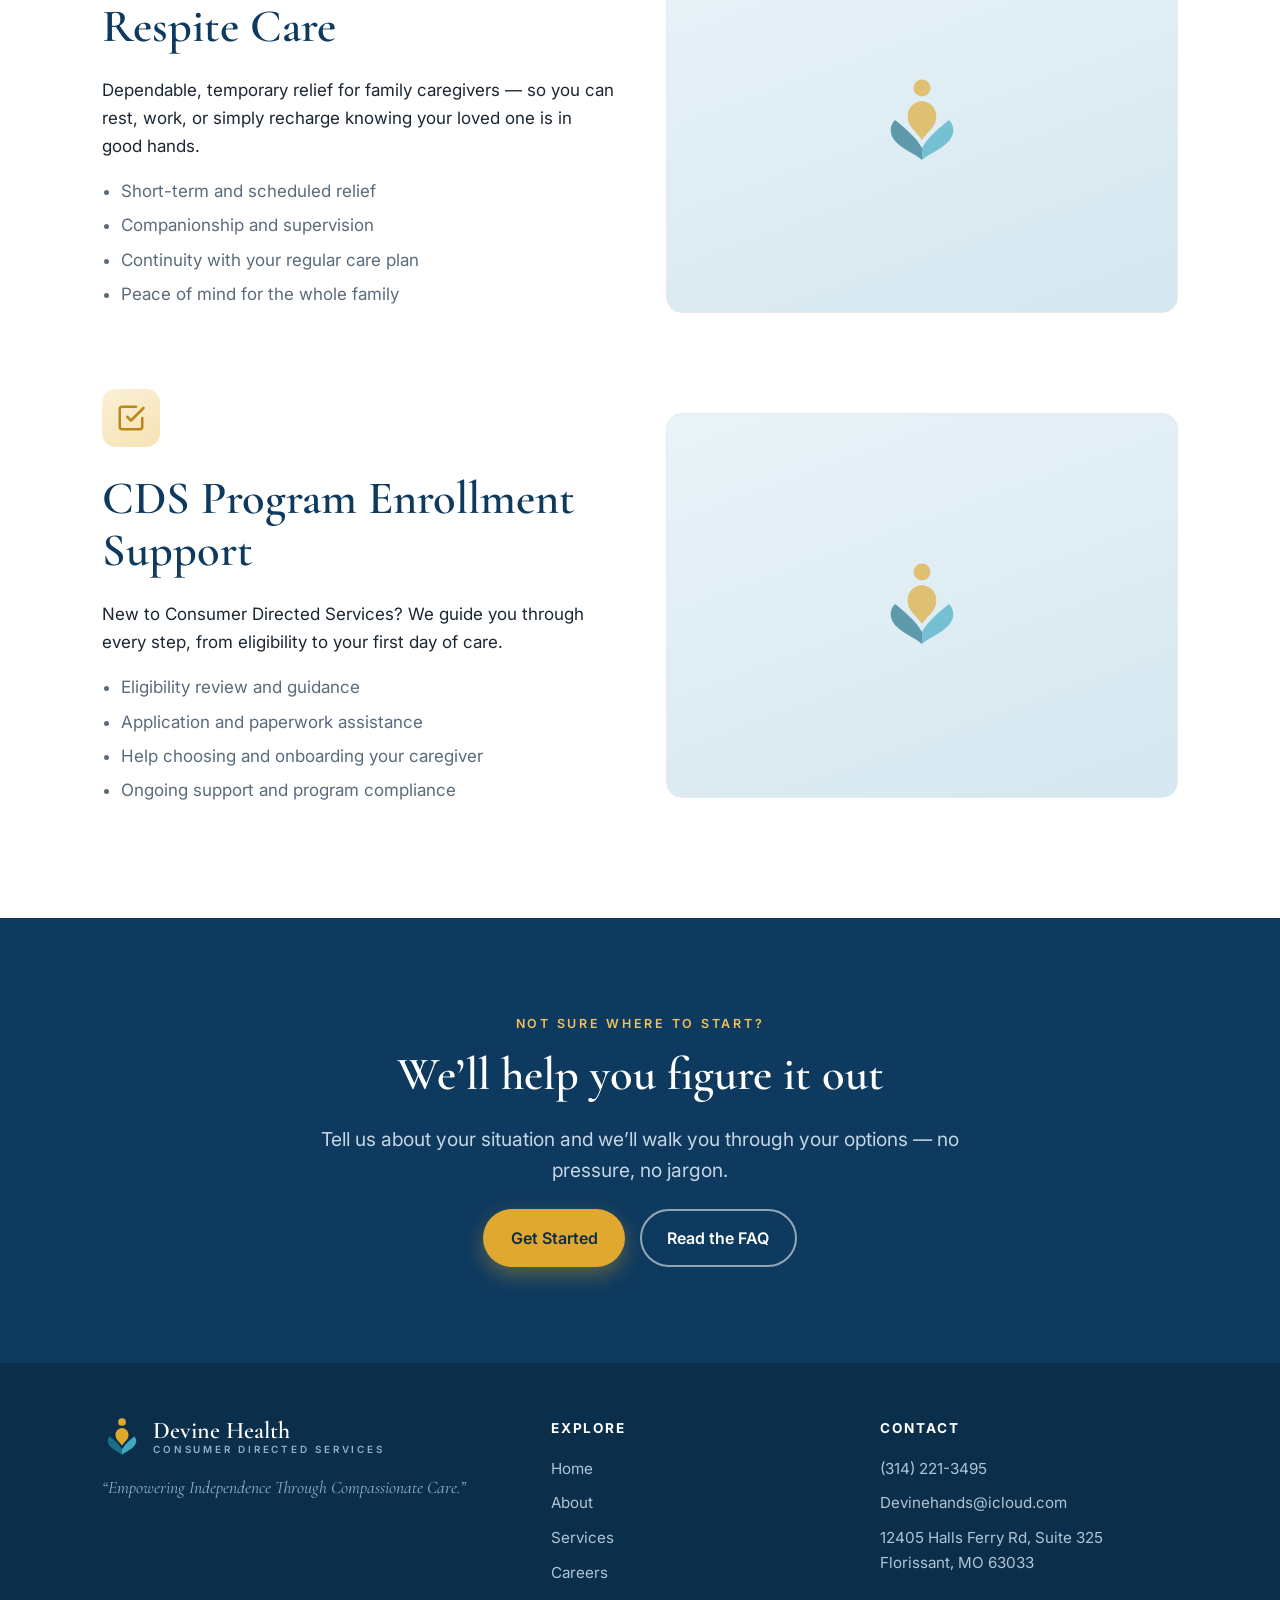
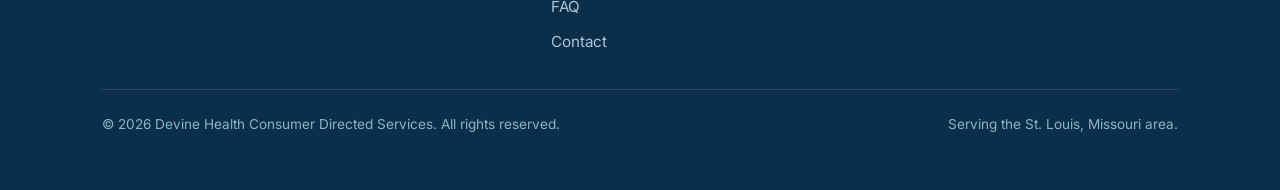
<file: site/services.html>
<!doctype html>
<html lang="en">
<head>
  <meta charset="utf-8">
  <meta name="viewport" content="width=device-width, initial-scale=1">
  <title>Services | Devine Health Consumer Directed Services</title>
  <meta name="description" content="Personal care assistance, homemaker services, respite care, and CDS program enrollment support in the St. Louis area from Devine Health.">
  <meta name="theme-color" content="#0E3A5F">
  <meta property="og:title" content="Services — Devine Health">
  <meta property="og:description" content="Personal care, homemaker services, respite care, and CDS enrollment support.">
  <meta property="og:type" content="website">
  <meta property="og:image" content="assets/og-image.png">
  <link rel="icon" href="assets/favicon.svg" type="image/svg+xml">
  <link rel="apple-touch-icon" href="assets/apple-touch-icon.png">
  <link rel="preconnect" href="https://fonts.googleapis.com">
  <link rel="preconnect" href="https://fonts.gstatic.com" crossorigin>
  <link href="https://fonts.googleapis.com/css2?family=Cormorant+Garamond:wght@500;600;700&family=Inter:wght@400;500;600;700&display=swap" rel="stylesheet">
  <link rel="stylesheet" href="styles.css">
</head>
<body>
<a class="skip" href="#main">Skip to content</a>

<svg width="0" height="0" style="position:absolute" aria-hidden="true"><defs>
  <g id="devine-mark">
    <path fill="#1C6E86" d="M120 196 C 104 182 82 176 66 158 C 55 145 54 128 66 116 C 86 132 108 150 120 172 Z"/>
    <path fill="#3FA9C4" d="M120 196 C 136 182 158 176 174 158 C 185 145 186 128 174 116 C 154 132 132 150 120 172 Z"/>
    <circle cx="120" cy="52" r="17" fill="#E0A82E"/>
    <path fill="#E0A82E" d="M120 78 C 100 80 88 96 92 116 C 95 132 110 140 120 156 C 130 140 145 132 148 116 C 152 96 140 80 120 78 Z"/>
  </g>
</defs></svg>

<div class="topbar"><div class="container">
  <span>Now enrolling clients &amp; caregivers across the St.&nbsp;Louis area</span>
  <span class="dot">•</span>
  <span>Call <a href="tel:+13142213495">(314)&nbsp;221-3495</a></span>
</div></div>

<header class="header"><div class="container nav">
  <a class="brand" href="index.html" aria-label="Devine Health home">
    <svg viewBox="48 30 144 176" aria-hidden="true"><use href="#devine-mark"/></svg>
    <span class="brand-text"><span class="brand-name">Devine Health</span>
      <span class="brand-sub">Consumer Directed Services</span></span>
  </a>
  <nav aria-label="Primary"><ul class="nav-links" id="navLinks">
    <li><a href="index.html">Home</a></li>
    <li><a href="about.html">About</a></li>
    <li><a href="services.html" aria-current="page">Services</a></li>
    <li><a href="careers.html">Careers</a></li>
    <li><a href="faq.html">FAQ</a></li>
    <li><a href="contact.html">Contact</a></li>
  </ul></nav>
  <div class="nav-cta">
    <a class="btn btn--gold" href="tel:+13142213495" aria-label="Call Devine Health">Call Now</a>
    <button class="nav-toggle" id="navToggle" aria-label="Open menu" aria-expanded="false" aria-controls="navLinks">
      <svg viewBox="0 0 24 24" fill="none" stroke="currentColor" stroke-width="2" stroke-linecap="round"><path d="M4 7h16M4 12h16M4 17h16"/></svg>
    </button>
  </div>
</div></header>

<main id="main">
  <section class="page-hero"><div class="container">
    <p class="breadcrumb"><a href="index.html">Home</a><span>/</span>Services</p>
    <p class="eyebrow">Our Services</p>
    <h1>In-home care, built around you.</h1>
    <p class="lead">Flexible support that adapts to your needs and routine &mdash; delivered with dignity, by caregivers you trust.</p>
  </div></section>

  <section class="section"><div class="container">
    <!-- Personal Care -->
    <div class="split" id="personal-care">
      <div class="prose">
        <div class="icon-badge card--service" aria-hidden="true" style="background:linear-gradient(150deg,#fbf0d6,#f6e3b4)"><svg viewBox="0 0 24 24" fill="none" stroke="#b9861a" stroke-width="2" stroke-linecap="round" stroke-linejoin="round"><path d="M20.84 4.61a5.5 5.5 0 0 0-7.78 0L12 5.67l-1.06-1.06a5.5 5.5 0 1 0-7.78 7.78L12 21.23l8.84-8.84a5.5 5.5 0 0 0 0-7.78z"/></svg></div>
        <h2>Personal Care Assistance</h2>
        <p>Hands-on help with the daily activities that keep you healthy and comfortable &mdash; always delivered with dignity and respect.</p>
        <ul>
          <li>Bathing, grooming, and dressing</li>
          <li>Mobility, transfers, and positioning</li>
          <li>Toileting and incontinence care</li>
          <li>Medication reminders</li>
          <li>Feeding and hydration support</li>
        </ul>
      </div>
      <div class="split-media"><svg viewBox="48 30 144 176" aria-hidden="true"><use href="#devine-mark"/></svg></div>
    </div>

    <!-- Homemaker -->
    <div class="split reverse" id="homemaker">
      <div class="prose">
        <div class="icon-badge card--service" aria-hidden="true" style="background:linear-gradient(150deg,#fbf0d6,#f6e3b4)"><svg viewBox="0 0 24 24" fill="none" stroke="#b9861a" stroke-width="2" stroke-linecap="round" stroke-linejoin="round"><path d="M3 9.5 12 3l9 6.5"/><path d="M5 10v10h14V10"/><path d="M9 20v-6h6v6"/></svg></div>
        <h2>Homemaker Services</h2>
        <p>Support that keeps home safe, clean, and comfortable so you can focus on living.</p>
        <ul>
          <li>Light housekeeping and laundry</li>
          <li>Meal planning and preparation</li>
          <li>Grocery shopping and errands</li>
          <li>Organizing and tidying living spaces</li>
        </ul>
      </div>
      <div class="split-media"><svg viewBox="48 30 144 176" aria-hidden="true"><use href="#devine-mark"/></svg></div>
    </div>

    <!-- Respite -->
    <div class="split" id="respite">
      <div class="prose">
        <div class="icon-badge card--service" aria-hidden="true" style="background:linear-gradient(150deg,#fbf0d6,#f6e3b4)"><svg viewBox="0 0 24 24" fill="none" stroke="#b9861a" stroke-width="2" stroke-linecap="round" stroke-linejoin="round"><circle cx="12" cy="12" r="9"/><path d="M12 7v5l3 2"/></svg></div>
        <h2>Respite Care</h2>
        <p>Dependable, temporary relief for family caregivers &mdash; so you can rest, work, or simply recharge knowing your loved one is in good hands.</p>
        <ul>
          <li>Short-term and scheduled relief</li>
          <li>Companionship and supervision</li>
          <li>Continuity with your regular care plan</li>
          <li>Peace of mind for the whole family</li>
        </ul>
      </div>
      <div class="split-media"><svg viewBox="48 30 144 176" aria-hidden="true"><use href="#devine-mark"/></svg></div>
    </div>

    <!-- CDS Enrollment -->
    <div class="split reverse" id="cds-enrollment">
      <div class="prose">
        <div class="icon-badge card--service" aria-hidden="true" style="background:linear-gradient(150deg,#fbf0d6,#f6e3b4)"><svg viewBox="0 0 24 24" fill="none" stroke="#b9861a" stroke-width="2" stroke-linecap="round" stroke-linejoin="round"><path d="M9 11l3 3L22 4"/><path d="M21 12v7a2 2 0 0 1-2 2H5a2 2 0 0 1-2-2V5a2 2 0 0 1 2-2h11"/></svg></div>
        <h2>CDS Program Enrollment Support</h2>
        <p>New to Consumer Directed Services? We guide you through every step, from eligibility to your first day of care.</p>
        <ul>
          <li>Eligibility review and guidance</li>
          <li>Application and paperwork assistance</li>
          <li>Help choosing and onboarding your caregiver</li>
          <li>Ongoing support and program compliance</li>
        </ul>
      </div>
      <div class="split-media"><svg viewBox="48 30 144 176" aria-hidden="true"><use href="#devine-mark"/></svg></div>
    </div>
  </div></section>

  <section class="section section--navy"><div class="container center">
    <p class="eyebrow" style="color:var(--gold-light)">Not sure where to start?</p>
    <h2>We&rsquo;ll help you figure it out</h2>
    <p class="lead" style="color:#C7D6E4;margin-inline:auto">Tell us about your situation and we&rsquo;ll walk you through your options &mdash; no pressure, no jargon.</p>
    <div class="btn-row" style="justify-content:center;margin-top:1.4rem">
      <a class="btn btn--gold" href="contact.html">Get Started</a>
      <a class="btn btn--outline" href="faq.html">Read the FAQ</a>
    </div>
  </div></section>
</main>

<footer class="footer"><div class="container">
  <div class="footer-grid">
    <div>
      <a class="brand" href="index.html" aria-label="Devine Health home">
        <svg viewBox="48 30 144 176" aria-hidden="true"><use href="#devine-mark"/></svg>
        <span class="brand-text"><span class="brand-name">Devine Health</span>
          <span class="brand-sub">Consumer Directed Services</span></span>
      </a>
      <p class="footer-tag">&ldquo;Empowering Independence Through Compassionate Care.&rdquo;</p>
    </div>
    <div><h4>Explore</h4><ul>
      <li><a href="index.html">Home</a></li>
      <li><a href="about.html">About</a></li>
      <li><a href="services.html">Services</a></li>
      <li><a href="careers.html">Careers</a></li>
      <li><a href="faq.html">FAQ</a></li>
      <li><a href="contact.html">Contact</a></li>
    </ul></div>
    <div><h4>Contact</h4><ul>
      <li><a href="tel:+13142213495">(314) 221-3495</a></li>
      <li><a href="mailto:Devinehands@icloud.com">Devinehands@icloud.com</a></li>
      <li>12405 Halls Ferry Rd, Suite 325<br>Florissant, MO 63033</li>
    </ul></div>
  </div>
  <div class="footer-bottom">
    <span>&copy; <span id="year"></span> Devine Health Consumer Directed Services. All rights reserved.</span>
    <span>Serving the St. Louis, Missouri area.</span>
  </div>
</div></footer>
<script src="main.js" defer></script>
</body>
</html>
</file>
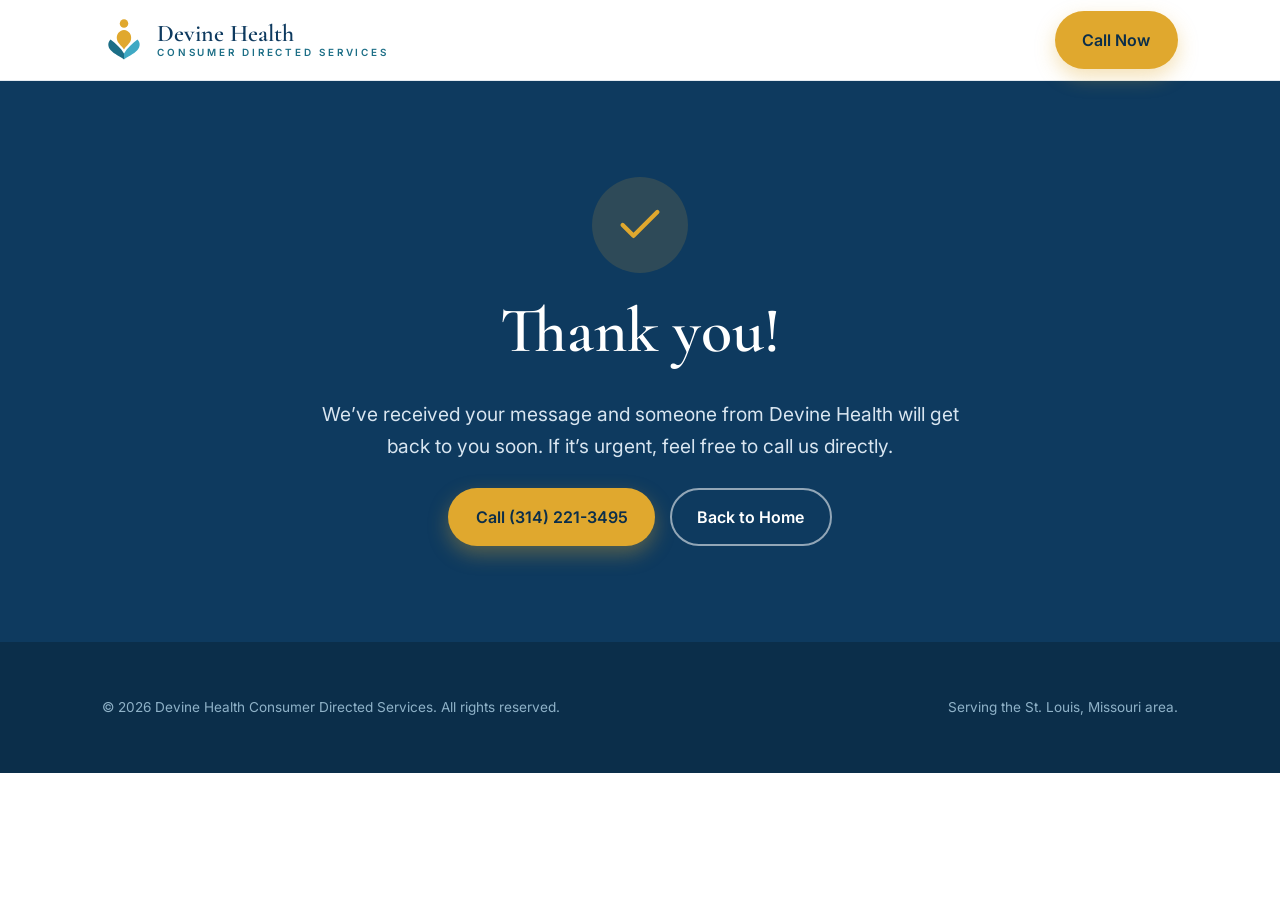
<file: site/thank-you.html>
<!doctype html>
<html lang="en">
<head>
  <meta charset="utf-8">
  <meta name="viewport" content="width=device-width, initial-scale=1">
  <title>Thank You | Devine Health Consumer Directed Services</title>
  <meta name="robots" content="noindex">
  <meta name="theme-color" content="#0E3A5F">
  <link rel="icon" href="assets/favicon.svg" type="image/svg+xml">
  <link rel="apple-touch-icon" href="assets/apple-touch-icon.png">
  <link rel="preconnect" href="https://fonts.googleapis.com">
  <link rel="preconnect" href="https://fonts.gstatic.com" crossorigin>
  <link href="https://fonts.googleapis.com/css2?family=Cormorant+Garamond:wght@500;600;700&family=Inter:wght@400;500;600;700&display=swap" rel="stylesheet">
  <link rel="stylesheet" href="styles.css">
</head>
<body>
<a class="skip" href="#main">Skip to content</a>

<svg width="0" height="0" style="position:absolute" aria-hidden="true"><defs>
  <g id="devine-mark">
    <path fill="#1C6E86" d="M120 196 C 104 182 82 176 66 158 C 55 145 54 128 66 116 C 86 132 108 150 120 172 Z"/>
    <path fill="#3FA9C4" d="M120 196 C 136 182 158 176 174 158 C 185 145 186 128 174 116 C 154 132 132 150 120 172 Z"/>
    <circle cx="120" cy="52" r="17" fill="#E0A82E"/>
    <path fill="#E0A82E" d="M120 78 C 100 80 88 96 92 116 C 95 132 110 140 120 156 C 130 140 145 132 148 116 C 152 96 140 80 120 78 Z"/>
  </g>
</defs></svg>

<header class="header"><div class="container nav">
  <a class="brand" href="index.html" aria-label="Devine Health home">
    <svg viewBox="48 30 144 176" aria-hidden="true"><use href="#devine-mark"/></svg>
    <span class="brand-text"><span class="brand-name">Devine Health</span>
      <span class="brand-sub">Consumer Directed Services</span></span>
  </a>
  <div class="nav-cta"><a class="btn btn--gold" href="tel:+13142213495">Call Now</a></div>
</div></header>

<main id="main">
  <section class="section section--navy" style="min-height:60vh;display:flex;align-items:center">
    <div class="container center">
      <div style="width:96px;height:96px;margin:0 auto 1.4rem;border-radius:50%;background:rgba(224,168,46,.15);display:flex;align-items:center;justify-content:center">
        <svg viewBox="0 0 24 24" width="52" height="52" fill="none" stroke="#E0A82E" stroke-width="2" stroke-linecap="round" stroke-linejoin="round" aria-hidden="true"><path d="M20 6 9 17l-5-5"/></svg>
      </div>
      <h1 style="color:#fff">Thank you!</h1>
      <p class="lead" style="color:#D8E5F0;margin-inline:auto">We&rsquo;ve received your message and someone from Devine Health will get back to you soon. If it&rsquo;s urgent, feel free to call us directly.</p>
      <div class="btn-row" style="justify-content:center;margin-top:1.6rem">
        <a class="btn btn--gold" href="tel:+13142213495">Call (314) 221-3495</a>
        <a class="btn btn--outline" href="index.html">Back to Home</a>
      </div>
    </div>
  </section>
</main>

<footer class="footer"><div class="container">
  <div class="footer-bottom" style="border-top:0;margin-top:0;padding-top:0">
    <span>&copy; <span id="year"></span> Devine Health Consumer Directed Services. All rights reserved.</span>
    <span>Serving the St. Louis, Missouri area.</span>
  </div>
</div></footer>
<script src="main.js" defer></script>
</body>
</html>
</file>
<file: site/styles.css>
/* ============================================================
   Devine Health — Consumer Directed Services
   Prototype stylesheet. Mobile-first, WCAG AA, responsive to 320px.
   ============================================================ */

:root{
  --navy:#0E3A5F;
  --navy-deep:#0B2E4A;
  --gold:#E0A82E;
  --gold-light:#F0C15A;
  --teal:#3FA9C4;
  --teal-dark:#1C6E86;
  --ink:#1A2733;
  --slate:#5A6B7B;
  --cream:#F7FAFC;
  --white:#FFFFFF;
  --line:#E3EAF0;

  --serif:'Cormorant Garamond',Georgia,'Times New Roman',serif;
  --sans:'Inter','Helvetica Neue',Arial,system-ui,sans-serif;

  --maxw:1140px;
  --radius:16px;
  --radius-sm:10px;
  --shadow:0 10px 30px rgba(14,58,95,.08);
  --shadow-lg:0 24px 60px rgba(14,58,95,.16);
  --gap:clamp(1.25rem,3vw,2rem);
}

*,*::before,*::after{box-sizing:border-box}
html{scroll-behavior:smooth}
@media (prefers-reduced-motion:reduce){html{scroll-behavior:auto}
  *{animation-duration:.001ms!important;transition-duration:.001ms!important}}

body{
  margin:0;
  font-family:var(--sans);
  color:var(--ink);
  background:var(--white);
  line-height:1.65;
  font-size:1.0625rem;
  -webkit-font-smoothing:antialiased;
}

h1,h2,h3{font-family:var(--serif);color:var(--navy);line-height:1.12;font-weight:600;margin:0 0 .5em}
h1{font-size:clamp(2.6rem,6vw,4rem)}
h2{font-size:clamp(2rem,4.5vw,2.9rem)}
h3{font-size:clamp(1.3rem,2.5vw,1.55rem)}
p{margin:0 0 1rem}
a{color:var(--teal-dark)}
img,svg{max-width:100%}
.eyebrow{font-family:var(--sans);text-transform:uppercase;letter-spacing:.22em;
  font-size:.78rem;font-weight:600;color:var(--teal-dark);margin:0 0 .9rem}

/* ---- Layout helpers ---- */
.container{width:100%;max-width:var(--maxw);margin-inline:auto;padding-inline:clamp(1.1rem,4vw,2rem)}
.section{padding-block:clamp(3.5rem,8vw,6rem)}
.section--cream{background:var(--cream)}
.section--navy{background:var(--navy);color:#DCE6EF}
.section--navy h2,.section--navy h3{color:#fff}
.center{text-align:center}
.lead{font-size:1.2rem;color:var(--slate);max-width:56ch}
.center .lead,.lead.center{margin-inline:auto}
.section-head{max-width:64ch}
.center .section-head,.section-head.center{margin-inline:auto}

/* ---- Buttons ---- */
.btn{display:inline-flex;align-items:center;gap:.55rem;font-family:var(--sans);
  font-weight:600;font-size:1rem;border-radius:999px;padding:.85rem 1.6rem;
  text-decoration:none;cursor:pointer;border:2px solid transparent;transition:transform .15s ease,box-shadow .2s ease,background .2s ease}
.btn:focus-visible{outline:3px solid var(--gold-light);outline-offset:3px}
.btn:hover{transform:translateY(-2px)}
.btn--gold{background:var(--gold);color:var(--navy-deep);box-shadow:0 8px 20px rgba(224,168,46,.35)}
.btn--gold:hover{background:var(--gold-light)}
.btn--navy{background:var(--navy);color:#fff}
.btn--navy:hover{background:var(--navy-deep)}
.btn--outline{background:transparent;color:#fff;border-color:rgba(255,255,255,.55)}
.btn--outline:hover{border-color:#fff;background:rgba(255,255,255,.08)}
.btn--outline-navy{background:transparent;color:var(--navy);border-color:var(--navy)}
.btn--outline-navy:hover{background:var(--navy);color:#fff}
.btn-row{display:flex;flex-wrap:wrap;gap:.9rem}

/* ---- Skip link ---- */
.skip{position:absolute;left:-999px;top:0;background:var(--gold);color:var(--navy-deep);
  padding:.6rem 1rem;border-radius:0 0 8px 0;z-index:200;font-weight:600}
.skip:focus{left:0}

/* ---- Top announcement bar ---- */
.topbar{background:var(--navy-deep);color:#CFE0EC;font-size:.85rem}
.topbar .container{display:flex;flex-wrap:wrap;gap:.4rem 1.4rem;align-items:center;
  justify-content:center;padding-block:.5rem;text-align:center}
.topbar a{color:#fff;text-decoration:none;font-weight:600}
.topbar .dot{color:var(--teal);}

/* ---- Header / nav ---- */
.header{position:sticky;top:0;z-index:100;background:rgba(255,255,255,.9);
  backdrop-filter:saturate(140%) blur(10px);border-bottom:1px solid var(--line)}
.nav{display:flex;align-items:center;justify-content:space-between;gap:1rem;padding-block:.7rem}
.brand{display:flex;align-items:center;gap:.7rem;text-decoration:none}
.brand svg{width:44px;height:44px;flex:none}
.brand-text{display:flex;flex-direction:column;line-height:1}
.brand-name{font-family:var(--serif);font-weight:600;font-size:1.5rem;color:var(--navy)}
.brand-sub{font-size:.62rem;letter-spacing:.28em;color:var(--teal-dark);font-weight:600;text-transform:uppercase;margin-top:2px}
.nav-links{display:flex;align-items:center;gap:1.6rem;list-style:none;margin:0;padding:0}
.nav-links a{color:var(--ink);text-decoration:none;font-weight:500;font-size:.98rem;padding:.35rem 0;position:relative}
.nav-links a:hover{color:var(--teal-dark)}
.nav-links a::after{content:"";position:absolute;left:0;bottom:-2px;width:0;height:2px;background:var(--gold);transition:width .2s ease}
.nav-links a:hover::after{width:100%}
.nav-cta{display:flex;align-items:center;gap:.8rem}
.nav-toggle{display:none;background:none;border:0;cursor:pointer;padding:.4rem;color:var(--navy)}
.nav-toggle svg{width:30px;height:30px}

/* ---- Hero ---- */
.hero{position:relative;background:radial-gradient(120% 120% at 80% -10%,#15507e 0%,var(--navy) 45%,var(--navy-deep) 100%);color:#fff;overflow:hidden}
.hero::after{content:"";position:absolute;right:-120px;bottom:-120px;width:360px;height:360px;
  background:radial-gradient(circle,rgba(224,168,46,.20),transparent 65%);border-radius:50%}
.hero .container{display:flex;flex-direction:column;align-items:center;text-align:center;
  max-width:860px;margin-inline:auto;
  padding-block:clamp(3.5rem,8vw,6rem);position:relative;z-index:1}
.hero h1{color:#fff;margin-bottom:.35em}
.hero .lead{color:#D8E5F0;margin-inline:auto}
.hero .hero-cta{justify-content:center}
.hero .hero-trust{justify-content:center}
.hero-media{display:none}
.hero .eyebrow{color:var(--gold-light)}
.hero-cta{margin-top:1.6rem}
.hero-trust{margin-top:1.8rem;display:flex;flex-wrap:wrap;gap:.6rem 1.4rem;font-size:.9rem;color:#BFD3E4}
.hero-trust span{display:inline-flex;align-items:center;gap:.45rem}
.hero-trust svg{width:18px;height:18px;color:var(--gold)}
/* Hero image placeholder */
.hero-media{position:relative;aspect-ratio:4/5;border-radius:24px;overflow:hidden;
  background:linear-gradient(160deg,#2b6a94,#0e3a5f);box-shadow:var(--shadow-lg);
  display:flex;align-items:center;justify-content:center;border:1px solid rgba(255,255,255,.12)}
.hero-media .ph-label{position:absolute;bottom:14px;left:14px;right:14px;font-size:.8rem;
  color:#cfe0ec;background:rgba(11,46,74,.6);padding:.5rem .7rem;border-radius:8px;backdrop-filter:blur(4px)}
.hero-media svg{width:120px;height:120px;opacity:.9}

/* ---- Cards grid ---- */
.grid{display:grid;gap:var(--gap)}
.grid-3{grid-template-columns:repeat(3,1fr)}
.grid-4{grid-template-columns:repeat(4,1fr)}
.grid-2{grid-template-columns:repeat(2,1fr)}

.card{background:var(--white);border:1px solid var(--line);border-radius:var(--radius);
  padding:1.9rem 1.7rem;box-shadow:var(--shadow);transition:transform .18s ease,box-shadow .2s ease}
.card:hover{transform:translateY(-4px);box-shadow:var(--shadow-lg)}
.card h3{margin-bottom:.4rem}
.card p{color:var(--slate);margin:0}
.icon-badge{width:58px;height:58px;border-radius:14px;display:flex;align-items:center;justify-content:center;
  background:linear-gradient(150deg,#eaf4f8,#dcecf3);margin-bottom:1.1rem}
.icon-badge svg{width:30px;height:30px;color:var(--teal-dark)}
.card--service .icon-badge{background:linear-gradient(150deg,#fbf0d6,#f6e3b4)}
.card--service .icon-badge svg{color:#b9861a}

/* ---- Feature list (Why Choose) ---- */
.feature{display:flex;gap:1rem;align-items:flex-start}
.feature .icon-badge{flex:none;margin:0}
.feature h3{font-size:1.2rem;margin:0 0 .25rem}
.feature p{color:var(--slate);margin:0;font-size:.98rem}

/* ---- Steps (How it works) ---- */
.steps{counter-reset:step;display:grid;gap:var(--gap);grid-template-columns:repeat(3,1fr)}
.step{position:relative;padding:2rem 1.6rem 1.7rem;background:rgba(255,255,255,.04);
  border:1px solid rgba(255,255,255,.14);border-radius:var(--radius)}
.step .num{width:48px;height:48px;border-radius:50%;background:var(--gold);color:var(--navy-deep);
  font-family:var(--serif);font-weight:700;font-size:1.5rem;display:flex;align-items:center;justify-content:center;margin-bottom:1rem}
.step h3{color:#fff;margin-bottom:.3rem}
.step p{color:#C7D6E4;margin:0;font-size:.97rem}

/* ---- Testimonials ---- */
.quote{background:var(--white);border:1px solid var(--line);border-radius:var(--radius);
  padding:2rem 1.8rem;box-shadow:var(--shadow)}
.quote .stars{color:var(--gold);letter-spacing:2px;margin-bottom:.7rem;font-size:1.05rem}
.quote blockquote{margin:0 0 1rem;font-family:var(--serif);font-size:1.28rem;color:var(--navy);line-height:1.4}
.quote .who{font-weight:600;color:var(--ink);font-size:.95rem}
.quote .who span{display:block;color:var(--slate);font-weight:400;font-size:.85rem}

/* ---- Employment band ---- */
.cta-band{background:linear-gradient(135deg,var(--teal-dark),#124e63);color:#fff;border-radius:24px;
  padding:clamp(2.2rem,5vw,3.4rem);display:grid;grid-template-columns:1.4fr auto;gap:1.8rem;align-items:center;box-shadow:var(--shadow-lg)}
.cta-band h2{color:#fff;margin-bottom:.3rem}
.cta-band p{color:#D6EAF1;margin:0;max-width:52ch}

/* ---- Contact ---- */
.contact-grid{display:grid;grid-template-columns:1fr 1fr;gap:clamp(1.8rem,4vw,3rem);align-items:start}
.info-list{list-style:none;margin:1.4rem 0 0;padding:0;display:grid;gap:1.1rem}
.info-list li{display:flex;gap:.9rem;align-items:flex-start}
.info-list .icon-badge{flex:none;width:46px;height:46px;margin:0}
.info-list .icon-badge svg{width:22px;height:22px}
.info-list a{color:var(--ink);text-decoration:none;font-weight:600}
.info-list a:hover{color:var(--teal-dark)}
.info-list .muted{color:var(--slate);font-weight:400;font-size:.95rem}
.map{margin-top:1.6rem;width:100%;aspect-ratio:16/9;border-radius:var(--radius);overflow:hidden;border:1px solid var(--line);
  text-decoration:none;position:relative;
  background:radial-gradient(circle at 28% 30%,rgba(63,169,196,.14),transparent 42%),
             radial-gradient(circle at 76% 68%,rgba(224,168,46,.14),transparent 46%),
             linear-gradient(135deg,#eef4f8,#e0ecf3);
  display:flex;flex-direction:column;align-items:center;justify-content:center;gap:.45rem;
  color:var(--navy);font-size:.9rem;text-align:center;padding:1.2rem;transition:box-shadow .2s ease,transform .15s ease}
.map:hover{box-shadow:var(--shadow-lg);transform:translateY(-2px)}
.map:focus-visible{outline:3px solid var(--gold-light);outline-offset:3px}
.map svg{width:40px;height:40px;color:var(--teal-dark)}
.map .map-addr{font-weight:600;font-size:1rem;color:var(--navy)}
.map .map-cta{font-weight:700;font-size:.9rem;color:var(--teal-dark)}

.form{background:var(--white);border:1px solid var(--line);border-radius:var(--radius);padding:1.9rem;box-shadow:var(--shadow)}
.form .field,.app-form .field{margin-bottom:1.1rem}
.form label,.app-form label{display:block;font-weight:600;font-size:.9rem;margin-bottom:.4rem;color:var(--navy)}
.form input,.form select,.form textarea,
.app-form input,.app-form select,.app-form textarea{width:100%;font:inherit;font-size:1rem;color:var(--ink);
  padding:.8rem .9rem;border:1.5px solid var(--line);border-radius:var(--radius-sm);background:#fff}
.form input:focus,.form select:focus,.form textarea:focus,
.app-form input:focus,.app-form select:focus,.app-form textarea:focus{outline:none;border-color:var(--teal);box-shadow:0 0 0 3px rgba(63,169,196,.18)}
.form textarea,.app-form textarea{min-height:120px;resize:vertical}
.form .note,.app-form .note{font-size:.82rem;color:var(--slate);margin:.2rem 0 0}
.form-status{margin-top:.9rem;font-size:.92rem;font-weight:600;color:var(--teal-dark)}

/* ---- Footer ---- */
.footer{background:var(--navy-deep);color:#AFC5D6;font-size:.95rem}
.footer .container{padding-block:clamp(2.6rem,5vw,3.4rem)}
.footer-grid{display:grid;grid-template-columns:1.4fr 1fr 1fr;gap:2rem}
.footer .brand-name{color:#fff}.footer .brand-sub{color:#8FB2C8}
.footer h4{color:#fff;font-family:var(--sans);font-size:.85rem;letter-spacing:.14em;text-transform:uppercase;margin:0 0 1rem}
.footer ul{list-style:none;margin:0;padding:0;display:grid;gap:.6rem}
.footer a{color:#AFC5D6;text-decoration:none}
.footer a:hover{color:#fff}
.footer .brand svg{width:40px;height:40px}
.footer-tag{margin-top:1rem;color:#8FB2C8;font-style:italic;font-family:var(--serif);font-size:1.1rem}
.footer-bottom{border-top:1px solid rgba(255,255,255,.12);margin-top:2.2rem;padding-top:1.4rem;
  display:flex;flex-wrap:wrap;gap:.6rem 1.4rem;justify-content:space-between;font-size:.85rem;color:#8FB2C8}
.social{display:flex;gap:.7rem}
.social a{width:38px;height:38px;border-radius:50%;background:rgba(255,255,255,.08);display:flex;align-items:center;justify-content:center}
.social a:hover{background:var(--gold);color:var(--navy-deep)}
.social svg{width:18px;height:18px}

/* ---- Placeholder flag (visible reminder for review) ---- */
.flag{display:none !important}
.ph-tag,.ph-label{display:none !important}

/* ============================================================
   Responsive
   ============================================================ */
@media (max-width:960px){
  .grid-4{grid-template-columns:repeat(2,1fr)}
  .hero .container{grid-template-columns:1fr}
  .hero-media{max-width:420px;order:-1;aspect-ratio:16/10}
  .contact-grid{grid-template-columns:1fr}
  .cta-band{grid-template-columns:1fr;text-align:center}
  .cta-band .btn-row{justify-content:center}
  .footer-grid{grid-template-columns:1fr 1fr}
}
@media (max-width:760px){
  .nav-links,.nav-cta .btn{display:none}
  .nav-toggle{display:inline-flex}
  .nav-links.open{display:flex;position:absolute;top:100%;left:0;right:0;flex-direction:column;
    align-items:stretch;gap:0;background:#fff;border-bottom:1px solid var(--line);box-shadow:var(--shadow)}
  .nav-links.open li{border-top:1px solid var(--line)}
  .nav-links.open a{display:block;padding:1rem clamp(1.1rem,4vw,2rem)}
  .header .nav{position:relative}
  .grid-3,.grid-2,.steps{grid-template-columns:1fr}
}
@media (max-width:440px){
  .grid-4{grid-template-columns:1fr}
  .brand-sub{display:none}
  .footer-grid{grid-template-columns:1fr}
}

/* ============================================================
   Inner pages
   ============================================================ */

/* Page banner (compact hero for sub-pages) */
.page-hero{background:radial-gradient(120% 140% at 85% -20%,#15507e 0%,var(--navy) 50%,var(--navy-deep) 100%);
  color:#fff;position:relative;overflow:hidden}
.page-hero .container{padding-block:clamp(2.8rem,6vw,4.2rem);position:relative;z-index:1}
.page-hero h1{color:#fff;margin-bottom:.25em}
.page-hero .lead{color:#D8E5F0}
.page-hero .eyebrow{color:var(--gold-light)}
.page-hero::after{content:"";position:absolute;right:-120px;bottom:-140px;width:340px;height:340px;
  background:radial-gradient(circle,rgba(224,168,46,.18),transparent 65%);border-radius:50%}
.breadcrumb{font-size:.85rem;color:#AECBE0;margin:0 0 1rem}
.breadcrumb a{color:#CFE0EC;text-decoration:none}
.breadcrumb a:hover{color:#fff}
.breadcrumb span{opacity:.6;margin:0 .5rem}

/* Active nav link */
.nav-links a[aria-current="page"]{color:var(--teal-dark)}
.nav-links a[aria-current="page"]::after{width:100%}

/* Prose blocks */
.prose{max-width:70ch}
.prose h2{margin-top:1.6rem}
.prose h3{margin-top:1.4rem}
.prose ul{padding-left:1.2rem;color:var(--slate)}
.prose li{margin-bottom:.4rem}

/* Two-column media + text rows (services / about) */
.split{display:grid;grid-template-columns:1fr 1fr;gap:clamp(1.8rem,4vw,3.5rem);align-items:center}
.split.reverse .split-media{order:2}
.split-media{aspect-ratio:4/3;border-radius:var(--radius);overflow:hidden;
  background:linear-gradient(160deg,#e9f3f8,#d5e7f0);border:1px solid var(--line);
  display:flex;align-items:center;justify-content:center;color:var(--slate);font-size:.9rem;
  text-align:center;padding:1rem;position:relative}
.split-media svg{width:88px;height:88px;color:var(--teal-dark);opacity:.65}
.split-media .ph-tag{position:absolute;bottom:12px;left:12px;right:12px;font-size:.78rem;color:var(--slate)}
.split + .split{margin-top:clamp(2.5rem,5vw,4.5rem)}

/* Values / stat cards */
.value{padding:1.6rem;border:1px solid var(--line);border-radius:var(--radius);background:#fff;box-shadow:var(--shadow)}
.value .icon-badge{margin-bottom:.9rem}
.value h3{font-size:1.2rem;margin-bottom:.3rem}
.value p{color:var(--slate);margin:0;font-size:.97rem}

/* Accordion (FAQ) */
.accordion{max-width:820px;margin-inline:auto;display:grid;gap:.9rem}
.acc-item{border:1px solid var(--line);border-radius:var(--radius-sm);background:#fff;overflow:hidden;box-shadow:var(--shadow)}
.acc-btn{width:100%;text-align:left;background:none;border:0;cursor:pointer;font:inherit;
  font-weight:600;color:var(--navy);font-size:1.08rem;padding:1.15rem 1.3rem;
  display:flex;justify-content:space-between;align-items:center;gap:1rem}
.acc-btn:focus-visible{outline:3px solid var(--gold-light);outline-offset:-3px}
.acc-btn .chev{flex:none;width:22px;height:22px;transition:transform .2s ease;color:var(--teal-dark)}
.acc-btn[aria-expanded="true"] .chev{transform:rotate(180deg)}
.acc-panel{max-height:0;overflow:hidden;transition:max-height .28s ease}
.acc-panel-inner{padding:0 1.3rem 1.2rem;color:var(--slate)}
.acc-panel-inner p{margin:0}

/* Application form (careers) */
.app-form{max-width:820px;margin-inline:auto;background:#fff;border:1px solid var(--line);
  border-radius:var(--radius);padding:clamp(1.6rem,4vw,2.4rem);box-shadow:var(--shadow)}
.form-grid{display:grid;grid-template-columns:1fr 1fr;gap:1.1rem}
.form-grid .full{grid-column:1 / -1}
.fieldset{border:0;padding:0;margin:0 0 1.6rem}
.fieldset legend{font-family:var(--serif);font-size:1.35rem;color:var(--navy);font-weight:600;margin-bottom:1rem;padding:0}
.checkbox-row{display:flex;flex-wrap:wrap;gap:.7rem 1.4rem}
.checkbox-row label{display:inline-flex;align-items:center;gap:.5rem;font-weight:500;color:var(--ink);font-size:.97rem}
.checkbox-row input{width:auto;margin:0}
.required{color:#c0392b}

/* Contact page two-up */
.contact-page-grid{display:grid;grid-template-columns:.9fr 1.1fr;gap:clamp(1.8rem,4vw,3rem);align-items:start}

@media (max-width:760px){
  .split,.split.reverse{grid-template-columns:1fr}
  .split.reverse .split-media{order:-1}
  .contact-page-grid{grid-template-columns:1fr}
  .form-grid{grid-template-columns:1fr}
}

/* ============================================================
   Print / PDF export
   ============================================================ */
@media print {
  *{ -webkit-print-color-adjust:exact; print-color-adjust:exact; }
  @page{ size:1180px 1670px; margin:0; }
  html{ scroll-behavior:auto; }
  .topbar,.header{ position:static; }
  .nav-toggle,.skip{ display:none !important; }
  .header{ box-shadow:none; border-bottom:1px solid var(--line); }
  a{ text-decoration:none; }
  /* Keep components from splitting across pages */
  .card,.quote,.step,.value,.feature,.split,.acc-item,.cta-band,.form,.app-form{ break-inside:avoid; }
  .section{ padding-block:2.6rem; }
  .hero .container,.page-hero .container{ padding-block:3rem; }
}
</file>
